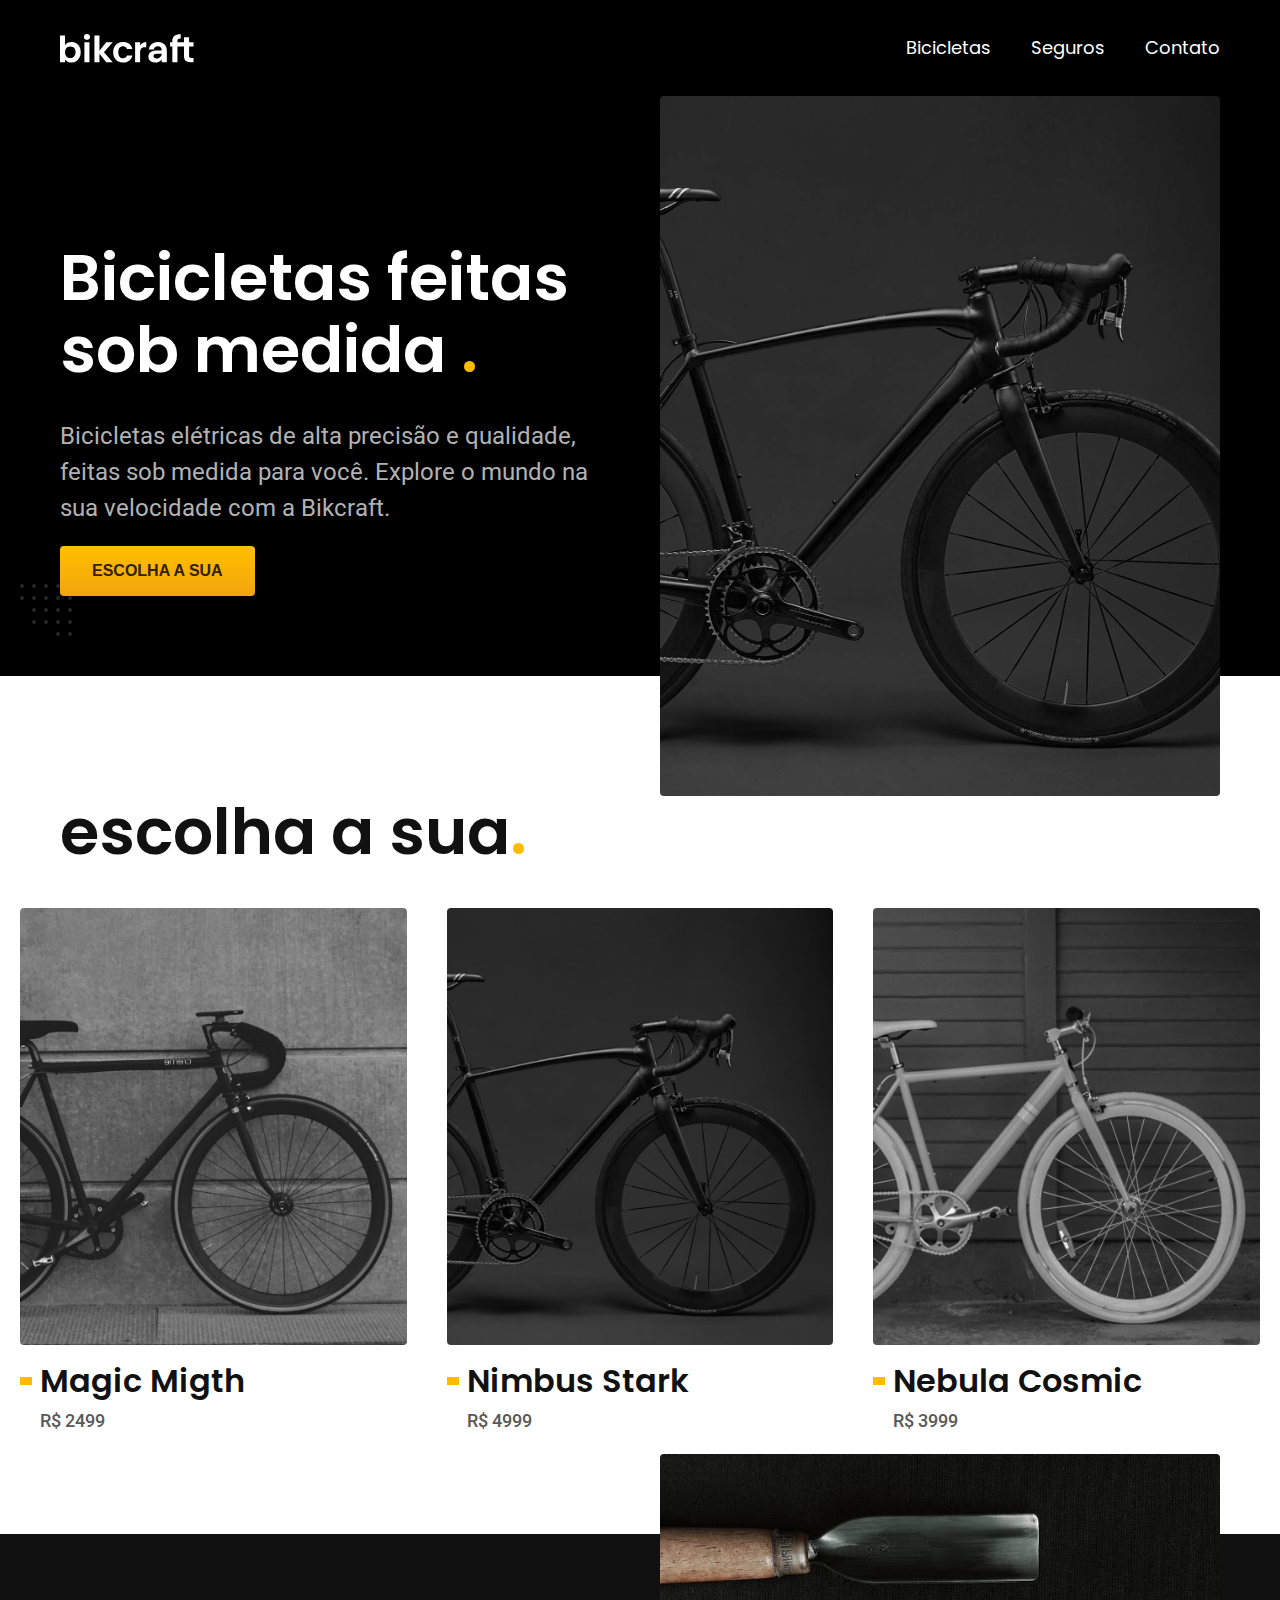
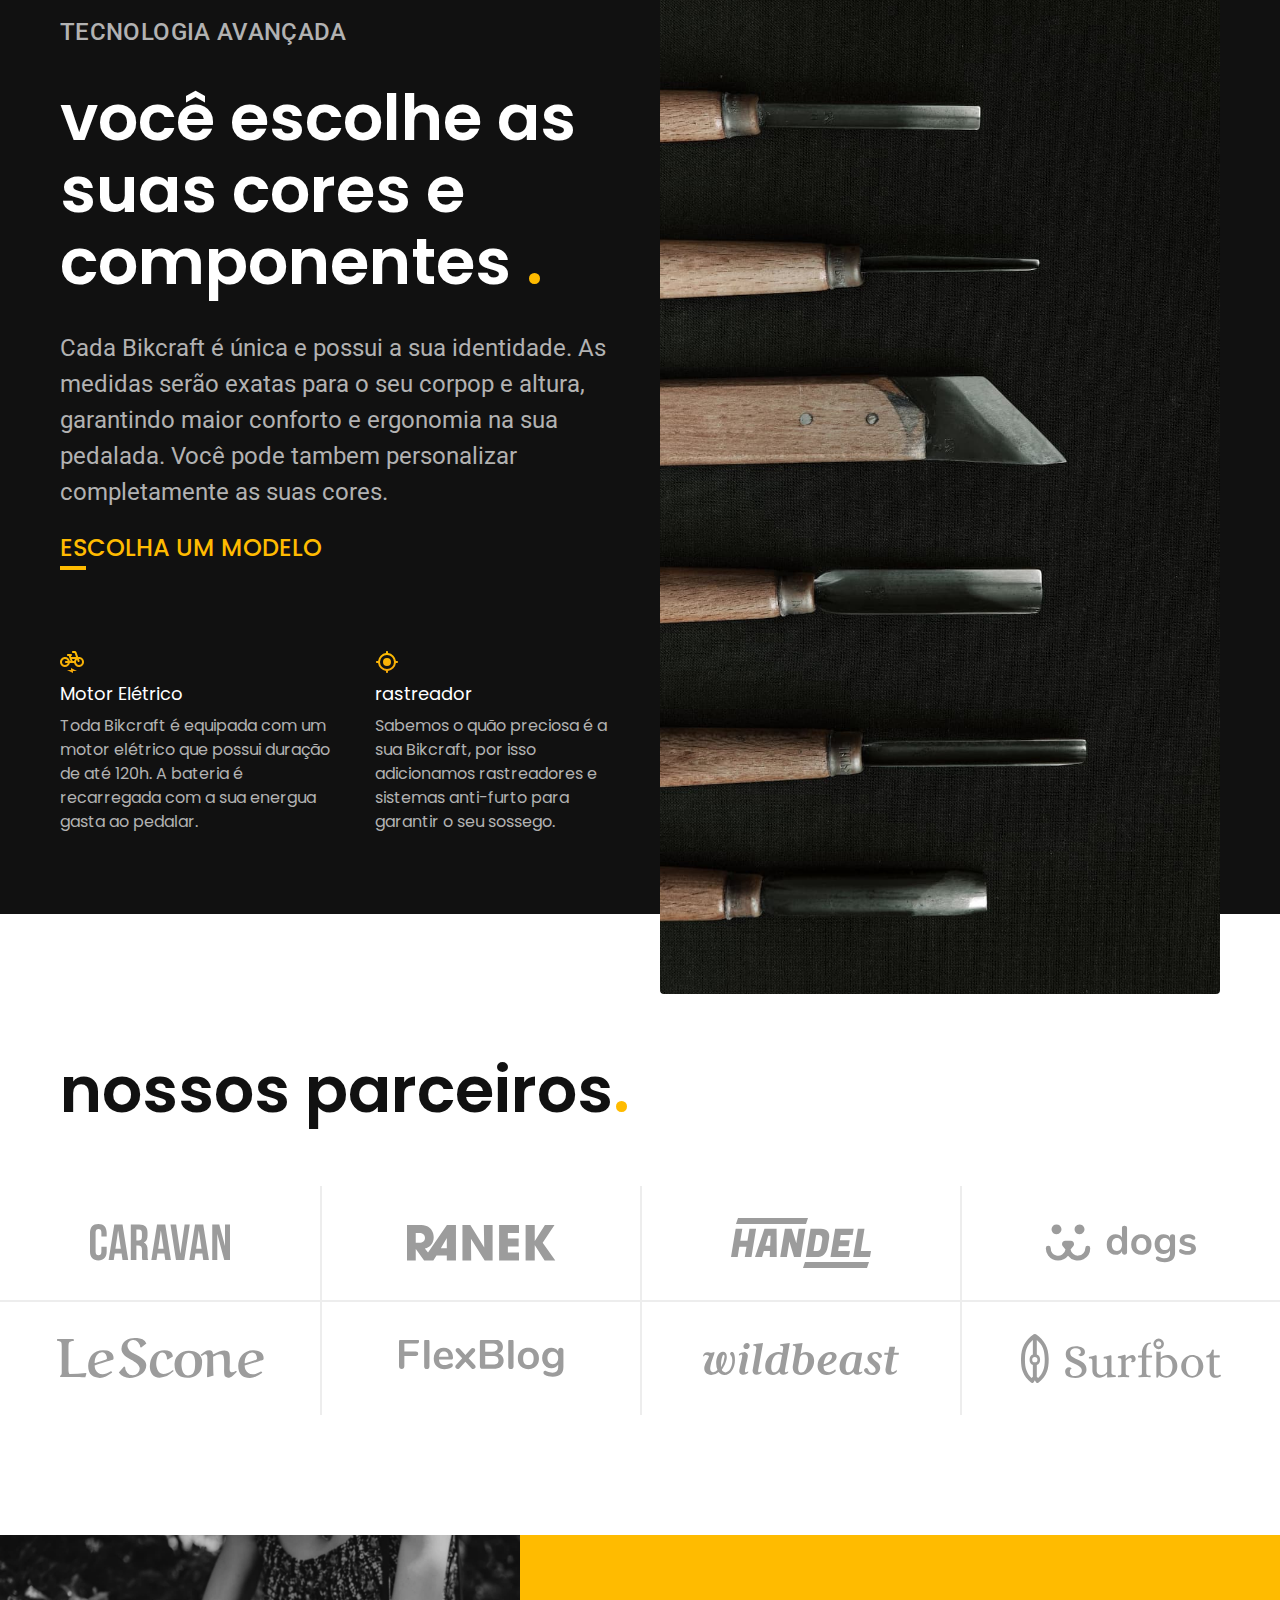
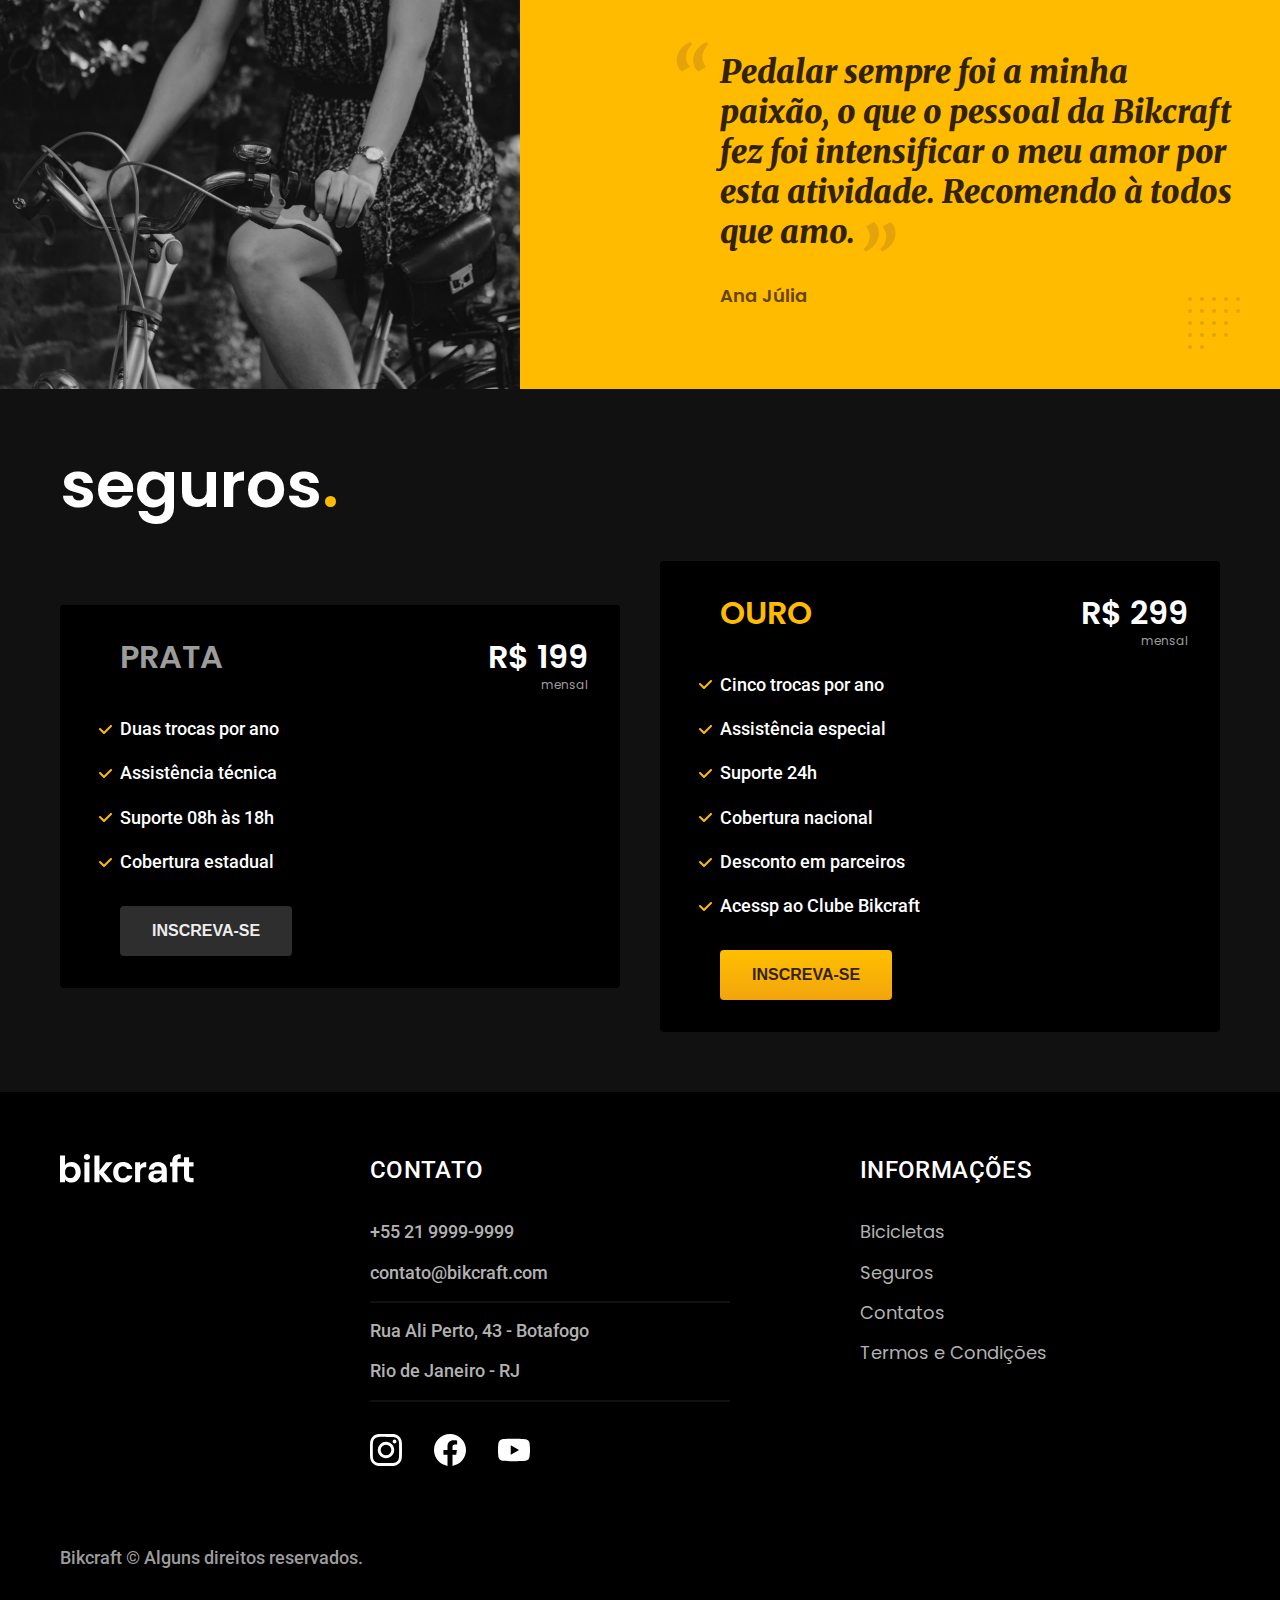
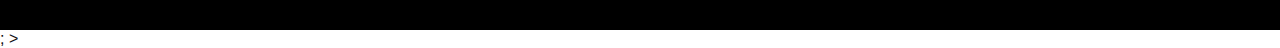
<file: index.html>
<!DOCTYPE html>
<html lang="pt-br">

<head>
  <meta charset="UTF-8">
  <meta http-equiv="X-UA-Compatible" content="IE=edge">
  <meta name="viewport" content="width=device-width, initial-scale=1.0">
  <title>Bikcraft - Bicicletas Elétricas</title>
  <meta name="description" content="Bicicletas elétricas de alta precisão e qualidade, feitas sob medida para você. Explore o mundo na sua velocidade com a Bikcraft.">
  <link rel="preload" href="./css/style.css" as="style">
  <link rel="stylesheet" href="./css/style.css">
  <link rel="icon" type="img/png" href="img/favicon.png">
  <link rel="preconnect" href="https://fonts.googleapis.com">
  <link rel="preconnect" href="https://fonts.gstatic.com" crossorigin>
  <link href="https://fonts.googleapis.com/css2?family=Merriweather:ital,wght@1,900&family=Poppins:wght@400;600&family=Roboto:wght@400;500&display=swap" rel="stylesheet">
  <script>document.documentElement.classList.add('js');</script>
</head>

<body>
  <header class="header-bg">
    <div class="header container">
      <a href="./">
        <img src="./img/bikcraft.svg" width="136" heigth="32" alt="Bikcraft">
      </a>
      <nav aria-label="primaria">
        <ul class="header-menu font-1-m cor-0">
          <li><a href="./bicicletas.html">Bicicletas</a></li>
          <li><a href="./seguros.html">Seguros</a></li>
          <li><a href="./contato.html">Contato</a></li>
        </ul>
      </nav>
    </div>
  </header>

  <main class="introducao-bg">
    <div class="introducao container">
      <div class="introducao-conteudo">
        <h1 class="font-1-xxl cor-0 fadeInDown" data-anime="200">Bicicletas feitas sob medida <span class="cor-p1">.</span></h1>
        <p class="font-2-l cor-5 fadeInDown" data-anime="400">Bicicletas elétricas de alta precisão e qualidade, feitas sob medida para você. Explore o mundo na sua velocidade com a Bikcraft.
        </p>
        <a class="botao fadeInDown" fadeInDown data-anime="600" href="./bicicletas.html">Escolha a sua</a>
      </div>
      <picture data-anime="800" class="fadeInUp">
        <source media="(max-width:800)" srcset="./img/bicicletas/nimbus.jpg">
        <img src="./img/fotos/introducao.jpg" width="1280" heigth="1600" alt="Bicicleta elétrica preta">
      </picture>
    </div>
  </main>
  <article class="bicicletas-lista">
    <h2 class="container font-1-xxl">escolha a sua<span class="cor-p1">.</span></h2>
    <ul>
      <li>
        <a href="./bicicletas/magic.html">
          <img src="./img/bicicletas/magic-home.jpg" width="920" heigth="1040" alt="bicicleta Preta">
          <h3 class="font-1-xl">Magic Migth</h3>
          <span class="font-2-m cor-8">R$ 2499</span>
        </a>
      </li>
      <li>
        <a href="./bicicletas/nimbus.html">
          <img src="./img/bicicletas/nimbus-home.jpg" width="920" heigth="1040" alt="bicicleta Preta">
          <h3 class="font-1-xl">Nimbus Stark</h3>
          <span class="font-2-m cor-8">R$ 4999</span>
        </a>
      </li>
      <li>
        <a href="./bicicletas/nebula.html">
          <img src="./img/bicicletas/nebula-home.jpg" alt="bicicleta Preta">
          <h3 class="font-1-xl">Nebula Cosmic</h3>
          <span class="font-2-m cor-8">R$ 3999</span>
        </a>
      </li>
    </ul>
  </article>

  <article class="tecnologia-bg">
    <div class="tecnologia container">
      <div class="tecnologia-conteudo">
        <span class="font-2-l-b cor-5">Tecnologia Avançada</span>
        <h2 class="font-1-xxl cor-0">você escolhe as suas cores e componentes <span class="cor-p1">.</span></h2>
        <p class="font-2-l cor-5">Cada Bikcraft é única e possui a sua identidade. As medidas serão exatas para o seu corpop e altura, garantindo maior conforto e ergonomia na sua pedalada. Você pode tambem personalizar completamente as suas cores.</p>
        <a class="link" href="./bicicletas.html"> Escolha um modelo </a>
        <div class="tecnologia-vantagens">
          <div>
            <img src="./img/icones/eletrica.svg" width="24" heigth="24" alt="">
            <h3 class="font-1-m cor-0">Motor Elétrico</h3>
            <p class="font-1-s cor-5">Toda Bikcraft é equipada com um motor elétrico que possui duração de até 120h. A bateria é recarregada com a sua energua gasta ao pedalar.</p>
          </div>
          <div>
            <img src="./img/icones/rastreador.svg" width="24" heigth="24" alt="">
            <h3 class="font-1-m cor-0">rastreador</h3>
            <p class="font-1-s cor-5">Sabemos o quão preciosa é a sua Bikcraft, por isso adicionamos rastreadores e sistemas anti-furto para garantir o seu sossego.</p>
          </div>
        </div>
      </div>
      <div class="tecnologia-imagem">
        <img src="./img/fotos/tecnologia.jpg" width="1200" heigth="1920" alt="">
      </div>
    </div>
  </article>

  <section class="parceiros" aria-label="Nossos Parceiros">
    <h2 class="container font-1-xxl">nossos parceiros<span class="cor-p1">.</span></h2>
    <ul>
      <li> <img src="./img/parceiros/caravan.svg" width="140" heigth="38" alt="caravan"></li>
      <li> <img src="./img/parceiros/ranek.svg" width="149" heigth="36" alt="raned"></li>
      <li> <img src="./img/parceiros/handel.svg" width="140" heigth="50" alt="handel"></li>
      <li> <img src="./img/parceiros/dogs.svg" width="152" heigth="39" alt="dogs"></li>
      <li> <img src="./img/parceiros/lescone.svg" width="208" heigth="41" alt="lescone"></li>
      <li> <img src="./img/parceiros/flexblog.svg" width="165" heigth="38" alt="flexblog"></li>
      <li> <img src="./img/parceiros/wildbeast.svg" width="196" heigth="34" alt="wildbeast"></li>
      <li> <img src="./img/parceiros/surfbot.svg" width="200" heigth="49" alt="surfbot"></li>
    </ul>
  </section>

  <section class="depoimento" arial-label+="Depoimento">
    <div>
      <img src="./img/fotos/depoimento.jpg" width="1560" heigth="1360" alt="Pessoa pedalando uma bicicleta Bikcraft">
    </div>
    <div class="depoimento-conteudo">
      <blockquote class="font-1-xl cor-p5">
        <p>Pedalar sempre foi a minha paixão, o que o pessoal da Bikcraft fez foi intensificar o meu amor por esta atividade.
          Recomendo à todos que amo.</p>
      </blockquote>
      <span class="font-1-m-b cor-p4">Ana Júlia</span>
    </div>
  </section>

  <article class="seguros-bg">
    <div class="seguros container">
      <h2 class="font-1-xxl cor-0">seguros<span class="cor-p1">.</span></h2>
      <div class="seguros-item">
        <h3 class="font-1-xl cor-6">PRATA</h3>
        <span class="font-1-xl cor-0">R$ 199 <span class="font-1-xs cor-6">mensal</span></span>
        <ul class="font-2-m cor-0">
          <li>Duas trocas por ano</li>
          <li>Assistência técnica</li>
          <li>Suporte 08h às 18h</li>
          <li>Cobertura estadual</li>
        </ul>
        <a class="botao secundario" href="./orcamento.html">Inscreva-se</a>
      </div>

      <div class="seguros-item">
        <h3 class="font-1-xl cor-p1">OURO</h3>
        <span class="font-1-xl cor-0">R$ 299 <span class="font-1-xs cor-6">mensal</span></span>
        <ul class="font-2-m cor-0">
          <li>Cinco trocas por ano</li>
          <li>Assistência especial</li>
          <li>Suporte 24h</li>
          <li>Cobertura nacional</li>
          <li>Desconto em parceiros</li>
          <li>Acessp ao Clube Bikcraft</li>
        </ul>
        <a class="botao" href="./orcamento.html">Inscreva-se</a>
      </div>
    </div>
  </article>

  <footer class="footer-bg">
    <div class="footer container">
      <img src="./img/bikcraft.svg" width="136" heigth="32" alt="Bikcraft">
      <div class="footer-contato">
        <h3 class="font-2-l-b cor-0">Contato</h3>
        <ul class="font-2-m cor-5">
          <li><a href="tel:+552199999999">+55 21 9999-9999</a></li>
          <li><a href="mailto:contato@bikcraft.com">contato@bikcraft.com</a></li>
          <li>Rua Ali Perto, 43 - Botafogo</li>
          <li>Rio de Janeiro - RJ</li>
        </ul>
        <div class="footer-redes">
          <a href="./">
            <img src="./img/redes/instagram.svg" width="32" heigth="32" alt="Instagram">
          </a>
          <a href="./">
            <img src="./img/redes/facebook.svg" width="32" heigth="32" alt="Facebook">
          </a>
          <a href="./">
            <img src="./img/redes/youtube.svg" width="32" heigth="32" alt="Youtube">
          </a>
        </div>
      </div>
      <div class="footer-informacoes">
        <h3 class="font-2-l-b cor-0">Informações</h3>
        <nav>
          <ul class="font-1-m cor-5">
            <li><a href="./bicicletas.html">Bicicletas</a></li>
            <li><a href="./seguros.html">Seguros</a></li>
            <li><a href="./contato.html">Contatos</a></li>
            <li><a href="./termos.html">Termos e Condições</a></li>
          </ul>
        </nav>
      </div>
      <p class="footer-copy font-2-m cor-6">Bikcraft © Alguns direitos reservados.</p>
    </div>
  </footer>
  <script src="./js/plugins/simple-anime.js"></script>;
  <script src="./js/script.js"></script>
</body>>

</html>
</file>
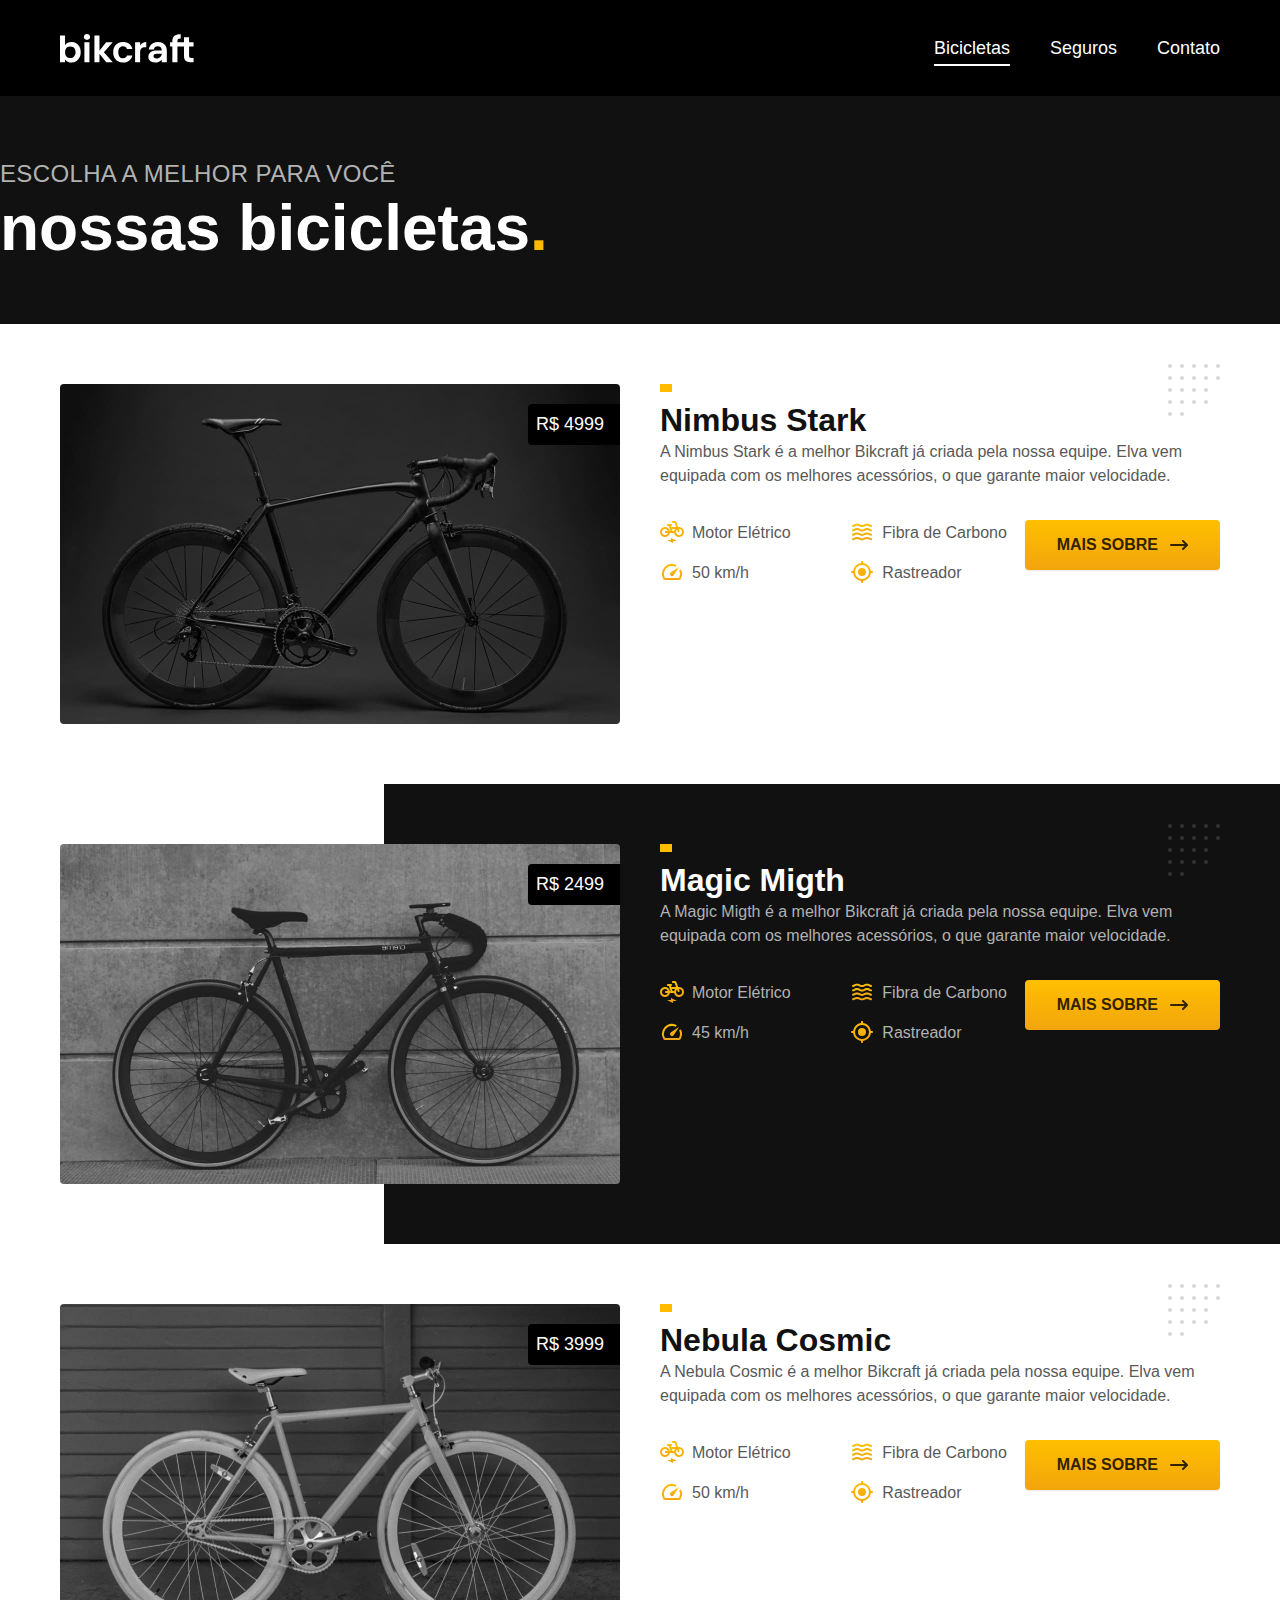
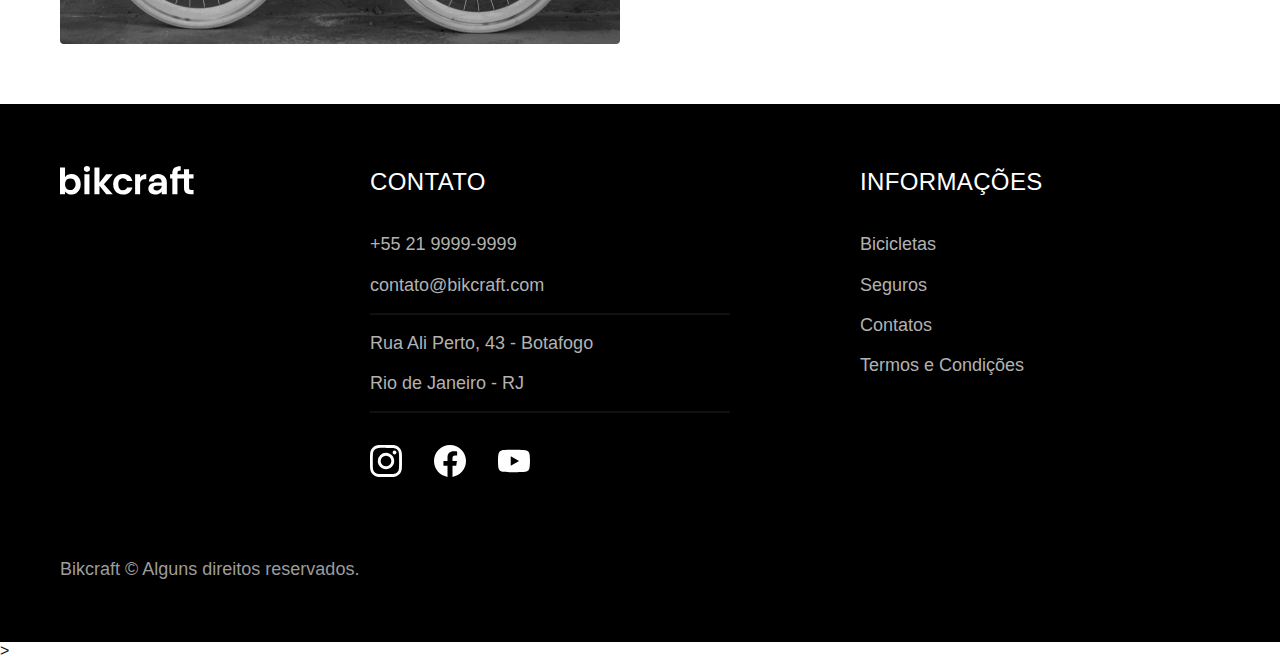
<file: bicicletas.html>
<!DOCTYPE html>
<html lang="pt-br">

<head>
  <meta charset="UTF-8">
  <meta http-equiv="X-UA-Compatible" content="IE=edge">
  <meta name="viewport" content="width=device-width, initial-scale=1.0">
  <title>Bicicletas</title>
  <meta name="description" content="Bicicletas.">
  <link rel="icon" type="img/png" href="img/favicon.png">
  <link rel="preload" href="./css/style.css" as="style">
  <link rel="stylesheet" href="./css/style.css">
  <script>document.documentElement.classList.add('js');</script>
</head>

<body id="bicicletas">
  <header class="header-bg">
    <div class="header container">
      <a href="./">
        <img src="./img/bikcraft.svg" alt="Bikcraft">
      </a>
      <nav aria-label="primaria">
        <ul class="header-menu font-1-m cor-0">
          <li><a href="./bicicletas.html">Bicicletas</a></li>
          <li><a href="./seguros.html">Seguros</a></li>
          <li><a href="./contato.html">Contato</a></li>
        </ul>
      </nav>
    </div>
  </header>

  <main>
    <div class="titulo-bg">
      <div class="titulo-container">
        <p class="font-2-l-b cor-5">Escolha a melhor para você</p>
        <h1 class="font-1-xxl cor-0">nossas bicicletas<span class="cor-p1">.</span></h1>
      </div>
    </div>

    <div class="bicicletas container">
      <div class="bicicletas-imagem">
        <img src="./img/bicicletas/nimbus.jpg" alt="Bicicleta preta">
        <span class="font-2-m cor-0">R$ 4999</span>
      </div>
      <div class="bicicletas-conteudo">
        <h2 class="font-1-xl">Nimbus Stark</h2>
        <p class="font-2-s cor-8">A Nimbus Stark é a melhor Bikcraft já criada pela nossa equipe. Elva vem equipada com os melhores acessórios, o que garante maior velocidade.</p>
        <ul class="font-1-m cor-8">
          <li>
            <img src="./img/icones/eletrica.svg" alt="">
            Motor Elétrico
          </li>
          <li>
            <img src="./img/icones/carbono.svg" alt="">
            Fibra de Carbono
          </li>
          <li>
            <img src="./img/icones/velocidade.svg" alt="">
            50 km/h
          </li>
          <li>
            <img src="./img/icones/rastreador.svg" alt="">
            Rastreador
          </li>
        </ul>
        <a class="botao seta" href="./bicicletas/nimbus.html">Mais Sobre</a>
      </div>
    </div>

    <div class="bicicletas-bg">
      <div class="bicicletas container">
        <div class="bicicletas-imagem">
          <img src="./img/bicicletas/magic.jpg" alt="Bicicleta preta">
          <span class="font-2-m cor-0">R$ 2499</span>
        </div>
        <div class="bicicletas-conteudo">
          <h2 class="font-1-xl cor-0">Magic Migth</h2>
          <p class="font-2-s cor-5">A Magic Migth é a melhor Bikcraft já criada pela nossa equipe. Elva vem equipada com os melhores acessórios, o que garante maior velocidade.</p>
          <ul class="font-1-m cor-5">
            <li>
              <img src="./img/icones/eletrica.svg" alt="">
              Motor Elétrico
            </li>
            <li>
              <img src="./img/icones/carbono.svg" alt="">
              Fibra de Carbono
            </li>
            <li>
              <img src="./img/icones/velocidade.svg" alt="">
              45 km/h
            </li>
            <li>
              <img src="./img/icones/rastreador.svg" alt="">
              Rastreador
            </li>
          </ul>
          <a class="botao seta" href="./bicicletas/magic.html">Mais Sobre</a>
        </div>
      </div>
    </div>

    <div class="bicicletas container">
      <div class="bicicletas-imagem">
        <img src="./img/bicicletas/nebula.jpg" alt="Bicicleta preta">
        <span class="font-2-m cor-0">R$ 3999</span>
      </div>
      <div class="bicicletas-conteudo">
        <h2 class="font-1-xl">Nebula Cosmic</h2>
        <p class="font-2-s cor-8">A Nebula Cosmic é a melhor Bikcraft já criada pela nossa equipe. Elva vem equipada com os melhores acessórios, o que garante maior velocidade.</p>
        <ul class="font-1-m cor-8">
          <li>
            <img src="./img/icones/eletrica.svg" alt="">
            Motor Elétrico
          </li>
          <li>
            <img src="./img/icones/carbono.svg" alt="">
            Fibra de Carbono
          </li>
          <li>
            <img src="./img/icones/velocidade.svg" alt="">
            50 km/h
          </li>
          <li>
            <img src="./img/icones/rastreador.svg" alt="">
            Rastreador
          </li>
        </ul>
        <a class="botao seta" href="./bicicletas/nebula.html">Mais Sobre</a>
      </div>
    </div>


  </main>

  <footer class="footer-bg">
    <div class="footer container">
      <img src="./img/bikcraft.svg" alt="Bikcraft">
      <div class="footer-contato">
        <h3 class="font-2-l-b cor-0">Contato</h3>
        <ul class="font-2-m cor-5">
          <li><a href="tel:+552199999999">+55 21 9999-9999</a></li>
          <li><a href="mailto:contato@bikcraft.com">contato@bikcraft.com</a></li>
          <li>Rua Ali Perto, 43 - Botafogo</li>
          <li>Rio de Janeiro - RJ</li>
        </ul>
        <div class="footer-redes">
          <a href="./">
            <img src="./img/redes/instagram.svg" alt="Instagram">
          </a>
          <a href="./">
            <img src="./img/redes/facebook.svg" alt="Facebook">
          </a>
          <a href="./">
            <img src="./img/redes/youtube.svg" alt="Youtube">
          </a>
        </div>
      </div>
      <div class="footer-informacoes">
        <h3 class="font-2-l-b cor-0">Informações</h3>
        <nav>
          <ul class="font-1-m cor-5">
            <li><a href="./bicicletas.html">Bicicletas</a></li>
            <li><a href="./seguros.html">Seguros</a></li>
            <li><a href="./contato.html">Contatos</a></li>
            <li><a href="./termos.html">Termos e Condições</a></li>
          </ul>
        </nav>
      </div>
      <p class="footer-copy font-2-m cor-6">Bikcraft © Alguns direitos reservados.</p>
    </div>
  </footer>
  <script src="./js/script.js"></script>
</body>>

</html>
</file>
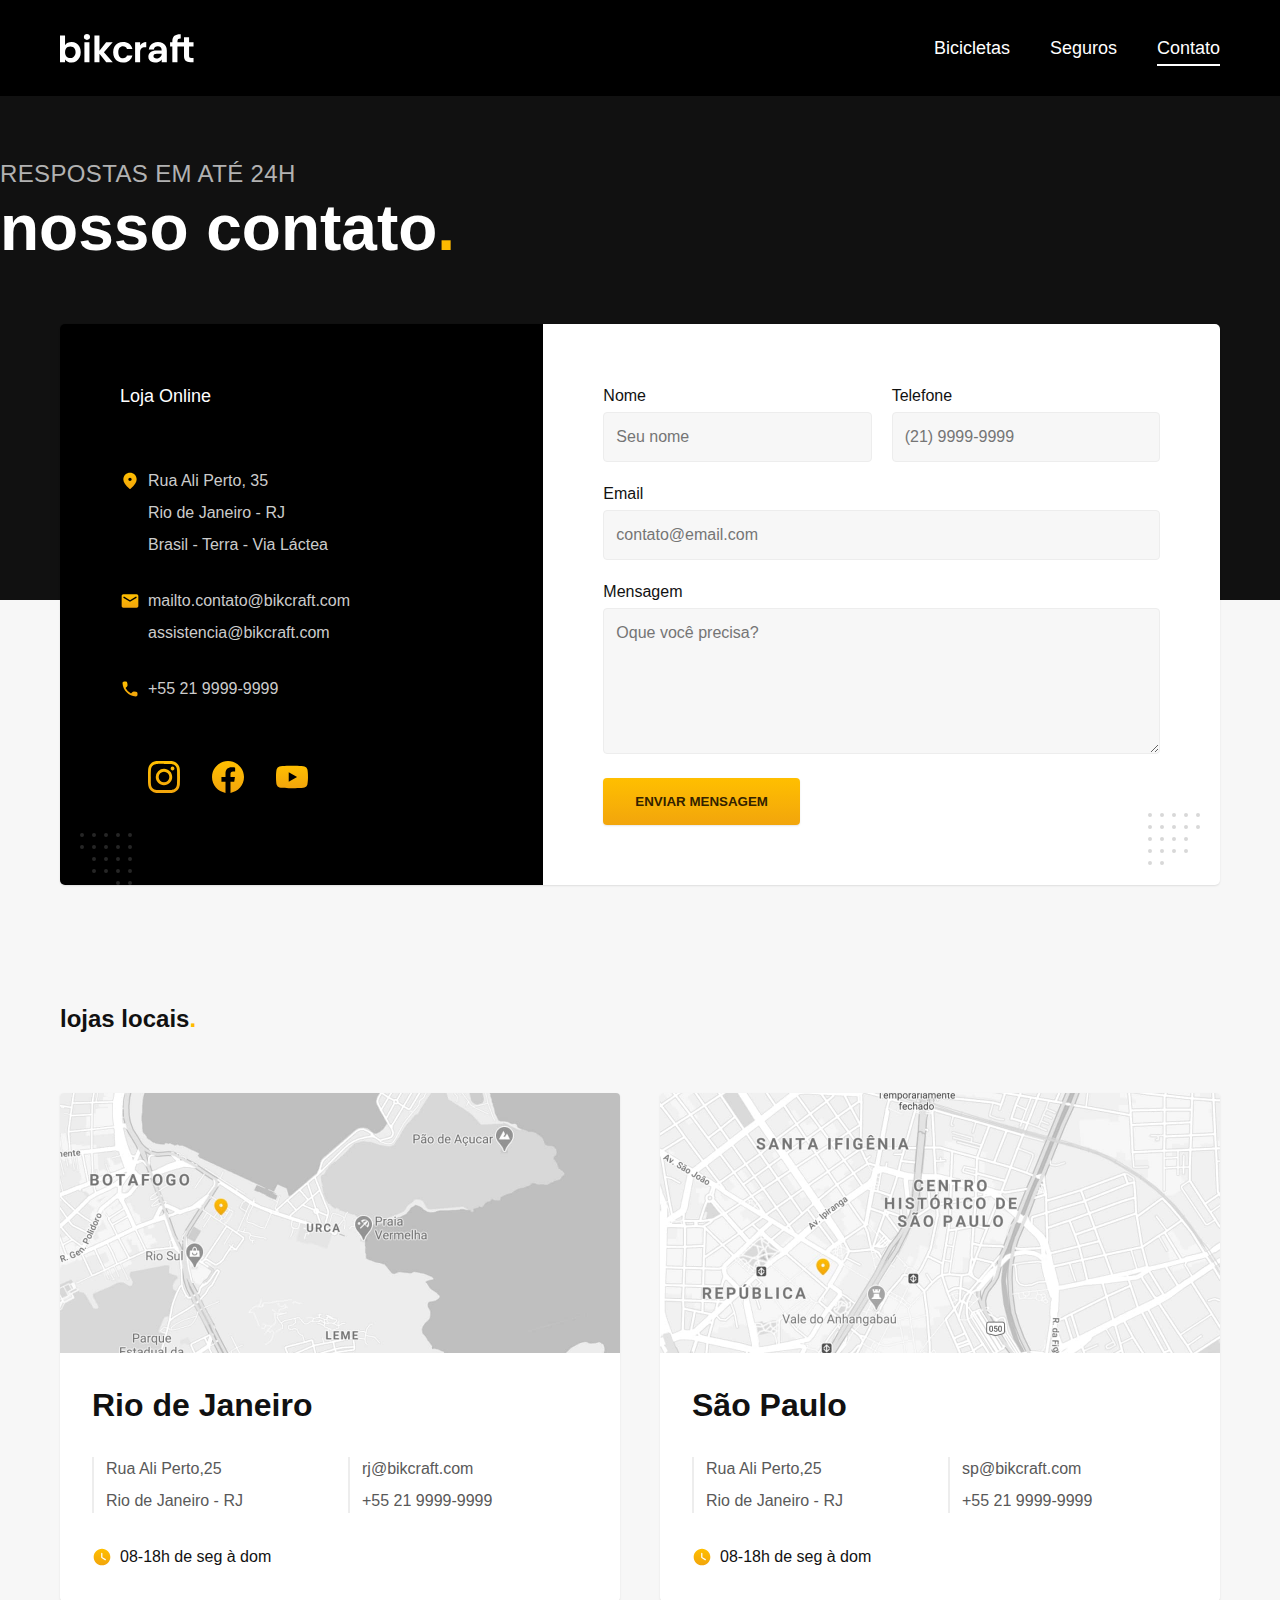
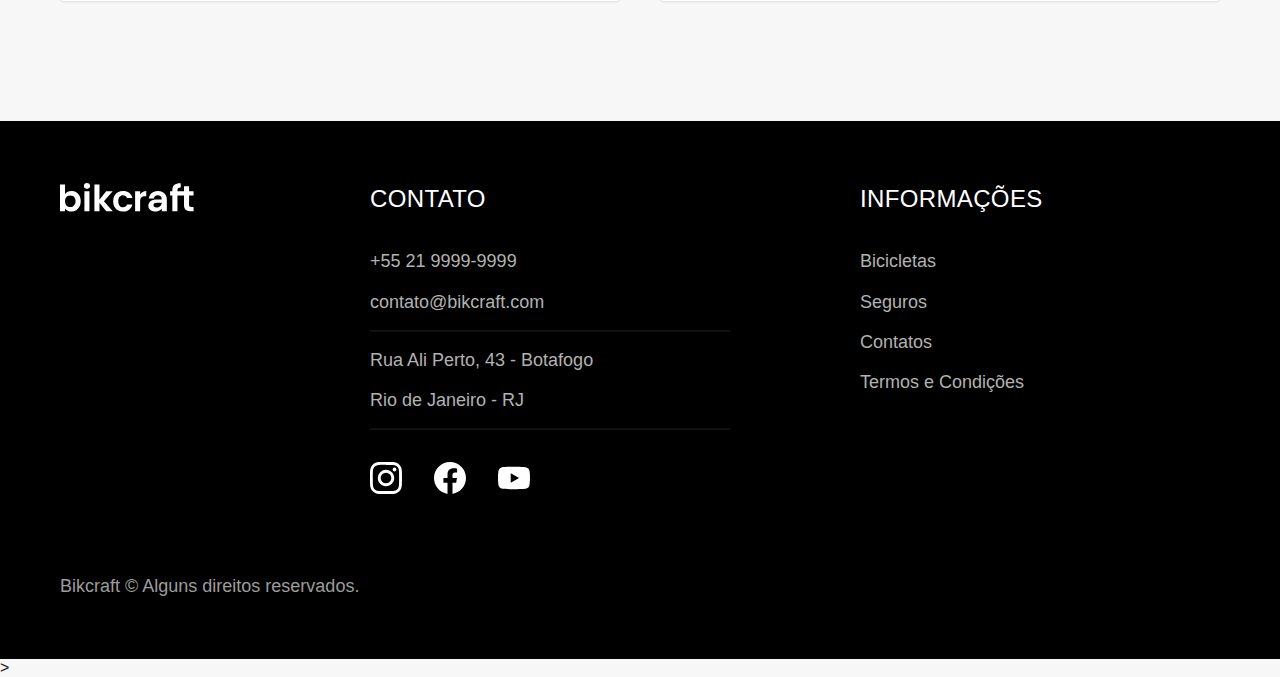
<file: contato.html>
<!DOCTYPE html>
<html lang="pt-br">

<head>
  <meta charset="UTF-8">
  <meta http-equiv="X-UA-Compatible" content="IE=edge">
  <meta name="viewport" content="width=device-width, initial-scale=1.0">
  <title>Contato | Bikcraft</title>
  <meta name="description" content="Contato.">
  <link rel="icon" type="img/png" href="img/favicon.png">
  <link rel="preload" href="./css/style.css" as="style">
  <link rel="stylesheet" href="./css/style.css">
  <script>document.documentElement.classList.add('js');</script>
</head>

<body id="contato">
  <header class="header-bg">
    <div class="header container">
      <a href="./">
        <img src="./img/bikcraft.svg" alt="Bikcraft">
      </a>
      <nav aria-label="primaria">
        <ul class="header-menu font-1-m cor-0">
          <li><a href="./bicicletas.html">Bicicletas</a></li>
          <li><a href="./seguros.html">Seguros</a></li>
          <li><a href="./contato.html">Contato</a></li>
        </ul>
      </nav>
    </div>
  </header>

  <main>
    <div class="titulo-bg">
      <div class="titulo-container">
        <p class="font-2-l-b cor-5">Respostas em até 24h</p>
        <h1 class="font-1-xxl cor-0">nosso contato<span class="cor-p1">.</span></h1>
      </div>
    </div>

    <div class="contato container">
      <section class="contato-dados" aria-label="Endereço">
        <h2 class="font-1-m cor-0">Loja Online</h2>
        <div class="contato-endereco font-2-s cor-4">
          <p>Rua Ali Perto, 35</p>
          <p>Rio de Janeiro - RJ</p>
          <p>Brasil - Terra - Via Láctea</p>
        </div>
        <address class="contato-meios font-2-s cor-4">
          <a href="mailto.contato@bikcraft.com">mailto.contato@bikcraft.com</a>
          <a href="assistencia@bikcraft.com">assistencia@bikcraft.com</a>
          <a href="tel:+552199999999">+55 21 9999-9999</a>
        </address>
        <div class="contato-redes">
          <a href="./">
            <img src="./img/redes/instagram-p.svg" alt="Instagram">
          </a>
          <a href="./">
            <img src="./img/redes/facebook-p.svg" alt="Facebook">
          </a>
          <a href="./">
            <img src="./img/redes/youtube-p.svg" alt="Youtube">
          </a>
        </div>
      </section>
      <section class="contato-formulario" aria-label="Formulario">
        <form class="form" action="./contato.html">
          <div>
            <label for="nome">Nome</label>
            <input type="text" id="nome" name="nome" placeholder="Seu nome">
          </div>
          <div>
            <label for="telefone">Telefone</label>
            <input type="text" id="telefone" name="telefone" placeholder="(21) 9999-9999">
          </div>
          <div class=col-2>
            <label for="email">Email</label>
            <input type="email" id="email" name="email" placeholder="contato@email.com">
          </div>
          <div class="col-2">
            <label for="mensagem">Mensagem</label>
            <textarea rows="5" id="mensagem" name="mensagem" placeholder="Oque você precisa?"></textarea>
          </div>
          <button class="botao col-2">Enviar Mensagem</button>
    </div>
    </form>
    </section>
    </div>
  </main>

  <article class="lojas container">
    <h2 class="font=1-xxl">lojas locais<span class="cor-p1">.</span></h2>
    <div class="lojas-item">
      <img src="./img/lojas/rj.jpg" alt="mapa marcando o endereço em Rua Ali Perto, 25 - Rio de Janeiro - RJ">
      <div class="lojas-conteudo">
        <h3 class="font-1-xl">Rio de Janeiro</h3>
        <div class="lojas-dados font-2-s cor-8">
          <p>Rua Ali Perto,25</p>
          <p>Rio de Janeiro - RJ</p>
        </div>
        <div class="lojas-dados font-2-s cor-8">
          <a href="mailto:rj@bikcraft.com">rj@bikcraft.com</a>
          <a href="tel:+552199999999">+55 21 9999-9999</a>
        </div>
        <p class="lojas-tempo font-1-s"><img src="./img/icones/horario.svg" alt="">08-18h de seg à dom</p>
      </div>
    </div>

    <div class="lojas-item">
      <img src="./img/lojas/sp.jpg" alt="mapa marcando o endereço em Rua Ali Perto, 25 - São paulo - SP">
      <div class="lojas-conteudo">
        <h3 class="font-1-xl">São Paulo</h3>
        <div class="lojas-dados font-2-s cor-8">
          <p>Rua Ali Perto,25</p>
          <p>Rio de Janeiro - RJ</p>
        </div>
        <div class="lojas-dados font-2-s cor-8">
          <a href="mailto:sp@bikcraft.com">sp@bikcraft.com</a>
          <a href="tel:+551199999999">+55 21 9999-9999</a>
        </div>
        <p class="lojas-tempo font-1-s"><img src="./img/icones/horario.svg" alt="">08-18h de seg à dom</p>
      </div>
    </div>


  </article>

  <footer class="footer-bg">
    <div class="footer container">
      <img src="./img/bikcraft.svg" alt="Bikcraft">
      <div class="footer-contato">
        <h3 class="font-2-l-b cor-0">Contato</h3>
        <ul class="font-2-m cor-5">
          <li><a href="tel:+552199999999">+55 21 9999-9999</a></li>
          <li><a href="mailto:contato@bikcraft.com">contato@bikcraft.com</a></li>
          <li>Rua Ali Perto, 43 - Botafogo</li>
          <li>Rio de Janeiro - RJ</li>
        </ul>
        <div class="footer-redes">
          <a href="./">
            <img src="./img/redes/instagram.svg" alt="Instagram">
          </a>
          <a href="./">
            <img src="./img/redes/facebook.svg" alt="Facebook">
          </a>
          <a href="./">
            <img src="./img/redes/youtube.svg" alt="Youtube">
          </a>
        </div>
      </div>
      <div class="footer-informacoes">
        <h3 class="font-2-l-b cor-0">Informações</h3>
        <nav>
          <ul class="font-1-m cor-5">
            <li><a href="./bicicletas.html">Bicicletas</a></li>
            <li><a href="./seguros.html">Seguros</a></li>
            <li><a href="./contato.html">Contatos</a></li>
            <li><a href="./termos.html">Termos e Condições</a></li>
          </ul>
        </nav>
      </div>
      <p class="footer-copy font-2-m cor-6">Bikcraft © Alguns direitos reservados.</p>
    </div>
  </footer>
  <script src="./js/script.js"></script>
</body>>

</html>
</file>
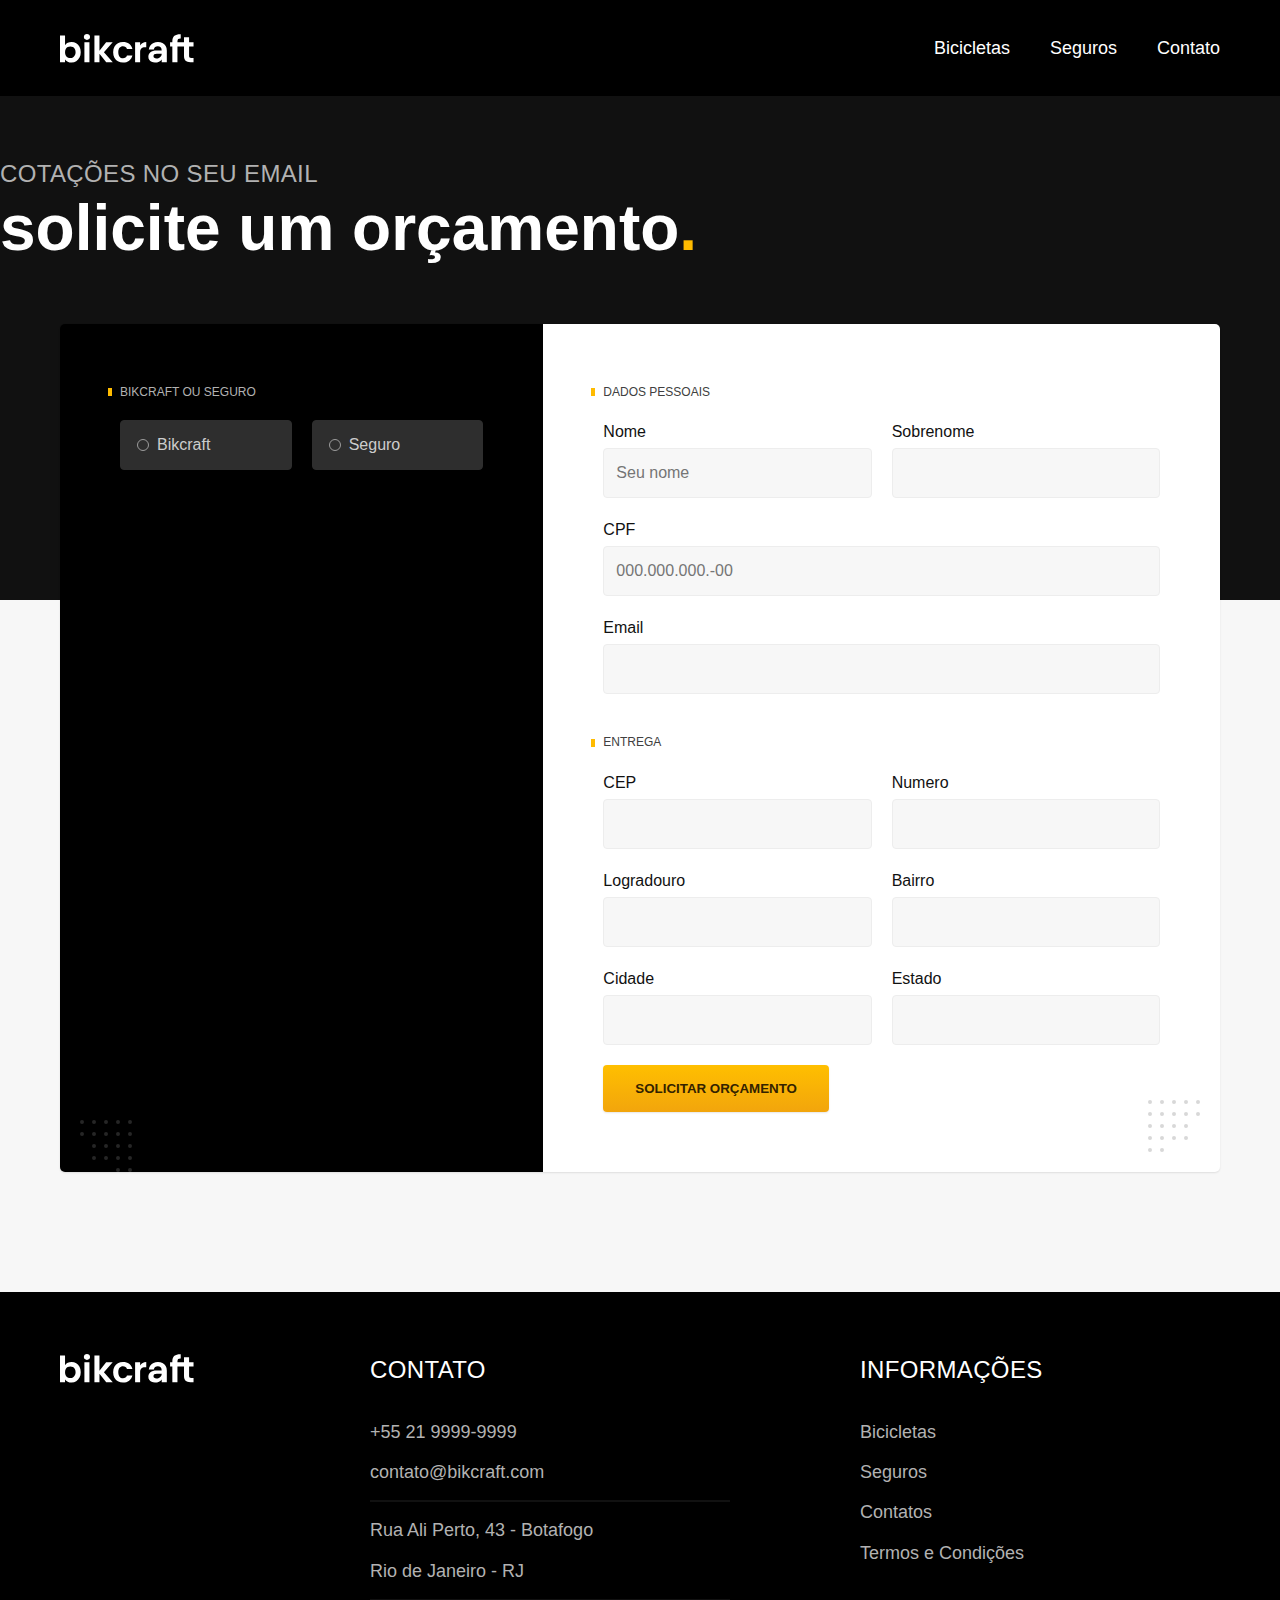
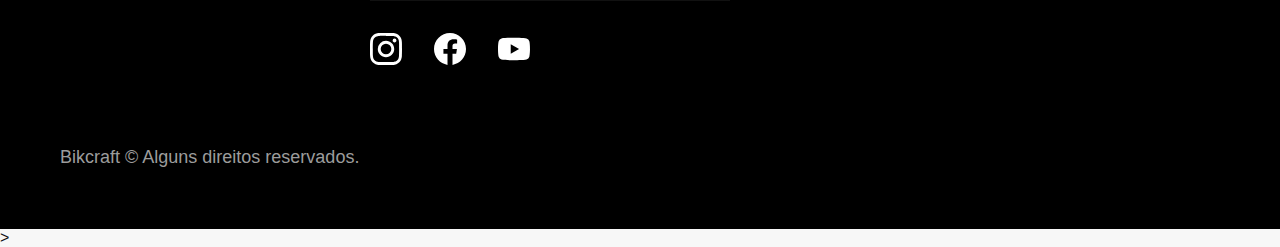
<file: orcamento.html>
<!DOCTYPE html>
<html lang="pt-br">

<head>
  <meta charset="UTF-8">
  <meta http-equiv="X-UA-Compatible" content="IE=edge">
  <meta name="viewport" content="width=device-width, initial-scale=1.0">
  <title>Orçamento</title>
  <meta name="description" content="Orçamento.">

  <link rel="preload" href="./css/style.css" as="style">
  <link rel="stylesheet" href="./css/style.css">
  <script>document.documentElement.classList.add('js');</script>
</head>

<body id="orcamento">
  <header class="header-bg">
    <div class="header container">
      <a href="./">
        <img src="./img/bikcraft.svg" alt="Bikcraft">
      </a>
      <nav aria-label="primaria">
        <ul class="header-menu font-1-m cor-0">
          <li><a href="./bicicletas.html">Bicicletas</a></li>
          <li><a href="./seguros.html">Seguros</a></li>
          <li><a href="./contato.html">Contato</a></li>
        </ul>
      </nav>
    </div>
  </header>

  <main>
    <div class="titulo-bg">
      <div class="titulo-container">
        <p class="font-2-l-b cor-5">Cotações no seu email</p>
        <h1 class="font-1-xxl cor-0">solicite um orçamento<span class="cor-p1">.</span></h1>
      </div>
    </div>

    <form class="orcamento container" action="./">
      <div class="orcamento-produto">
        <h2 class="font-1-xs cor-5">Bikcraft ou Seguro</h2>
        <input type="radio" name="tipo" value="bikcraft" id="bikcraft">
        <label for="bikcraft">Bikcraft</label>
        <input type="radio" name="tipo" value="seguro" id="seguro">
        <label for="seguro">Seguro</label>
        <div class="orcamento-conteudo" id="orcamento-bikcraft">
          <h2 class="font-1-xs cor-5">Escolha a sua</h2>

          <input type="radio" name="produto" value="nimbus" id="nimbus">
          <label for="nimbus">Nimbus Stark <span>R$4999</span></label>
          <div class="orcamento-detalhes">
            <ul class="font-1-xs cor-8">
              <li><img src="./img/icones/eletrica.svg"> Motor Elétrico</li>
              <li><img src="./img/icones/carbono.svg"> Fibra de Carbono</li>
              <li><img src="./img/icones/velocidade.svg"> 50 km/h</li>
              <li><img src="./img/icones/rastreador.svg"> Rastreador</li>
            </ul>
            <img src="./img/bicicletas/nimbus.jpg" alt="Bicicleta preta">
          </div>

          <input type="radio" name="produto" value="magic" id="magic">
          <label for="magic">Magic Might <span>R$2499</span></label>
          <div class="orcamento-detalhes">
            <ul class="font-1-xs cor-8">
              <li><img src="./img/icones/eletrica.svg"> Motor Elétrico</li>
              <li><img src="./img/icones/carbono.svg"> Fibra de Carbono</li>
              <li><img src="./img/icones/velocidade.svg"> 45 km/h</li>
              <li><img src="./img/icones/rastreador.svg"> Rastreador</li>
            </ul>
            <img src="./img/bicicletas/magic.jpg" alt="Bicicleta preta">
          </div>

          <input type="radio" name="produto" value="nebula" id="nebula">
          <label for="nebula">Nebula Cosmic <span>R$3999</span></label>
          <div class="orcamento-detalhes">
            <ul class="font-1-xs cor-8">
              <li><img src="./img/icones/eletrica.svg"> Motor Elétrico</li>
              <li><img src="./img/icones/carbono.svg"> Fibra de Carbono</li>
              <li><img src="./img/icones/velocidade.svg"> 50 km/h</li>
              <li><img src="./img/icones/rastreador.svg"> Rastreador</li>
            </ul>
            <img src="./img/bicicletas/nebula.jpg" alt="Bicicleta branca">
          </div>

        </div>
        <div class="orcamento-conteudo" id="orcamento-seguro">
          <h2 class="font-1-xs cor-5">Escolha o plano</h2>

          <input type="radio" name="produto" value="prata" id="prata">
          <label for="prata">Prata <span>R$199</span></label>

          <input type="radio" name="produto" value="ouro" id="ouro">
          <label for="ouro">Ouro <span>R$299</span></label>

        </div>
      </div>
      <div class="orcamento-dados form">
        <h2 class="font-1-xs cor-9 col-2">dados pessoais</h2>
        <div>
          <label for="nome">Nome</label>
          <input type="text" id="nome" name="nome" placeholder="Seu nome">
        </div>
        <div>
          <label for="sobrenome">Sobrenome</label>
          <input type="text" id="sobrenome" name="sobrenome">
        </div>
        <div class="col-2">
          <label for="cpf">CPF</label>
          <input type="text" id="cpf" name="cpf" placeholder="000.000.000.-00">
        </div>
        <div class="col-2">
          <label for="email">Email</label>
          <input type="email" id="email" name="email">
        </div>
        <h2 class="font-1-xs cor-9 col-2">entrega</h2>
        <div>
          <label for="cep">CEP</label>
          <input type="text" id="cep" name="cep">
        </div>
        <div>
          <label for="numero">Numero</label>
          <input type="text" id="numero" name="numero">
        </div>
        <div>
          <label for="logradouro">Logradouro</label>
          <input type="text" id="logradouro" name="logradouro">
        </div>
        <div>
          <label for="bairro">Bairro</label>
          <input type="text" id="bairro" name="bairro">
        </div>
        <div>
          <label for="cidade">Cidade</label>
          <input type="text" id="cidade" name="cidade">
        </div>
        <div>
          <label for="estado">Estado</label>
          <input type="text" id="estado" name="estado">
        </div>
        <button class="botao col-2">Solicitar Orçamento</button>
      </div>
    </form>
  </main>

  <footer class="footer-bg">
    <div class="footer container">
      <img src="./img/bikcraft.svg" alt="Bikcraft">
      <div class="footer-contato">
        <h3 class="font-2-l-b cor-0">Contato</h3>
        <ul class="font-2-m cor-5">
          <li><a href="tel:+552199999999">+55 21 9999-9999</a></li>
          <li><a href="mailto:contato@bikcraft.com">contato@bikcraft.com</a></li>
          <li>Rua Ali Perto, 43 - Botafogo</li>
          <li>Rio de Janeiro - RJ</li>
        </ul>
        <div class="footer-redes">
          <a href="./">
            <img src="./img/redes/instagram.svg" alt="Instagram">
          </a>
          <a href="./">
            <img src="./img/redes/facebook.svg" alt="Facebook">
          </a>
          <a href="./">
            <img src="./img/redes/youtube.svg" alt="Youtube">
          </a>
        </div>
      </div>
      <div class="footer-informacoes">
        <h3 class="font-2-l-b cor-0">Informações</h3>
        <nav>
          <ul class="font-1-m cor-5">
            <li><a href="./bicicletas.html">Bicicletas</a></li>
            <li><a href="./seguros.html">Seguros</a></li>
            <li><a href="./contato.html">Contatos</a></li>
            <li><a href="./termos.html">Termos e Condições</a></li>
          </ul>
        </nav>
      </div>
      <p class="footer-copy font-2-m cor-6">Bikcraft © Alguns direitos reservados.</p>
    </div>
  </footer>
  <script src="./js/script.js"></script>
</body>>

</html>
</file>
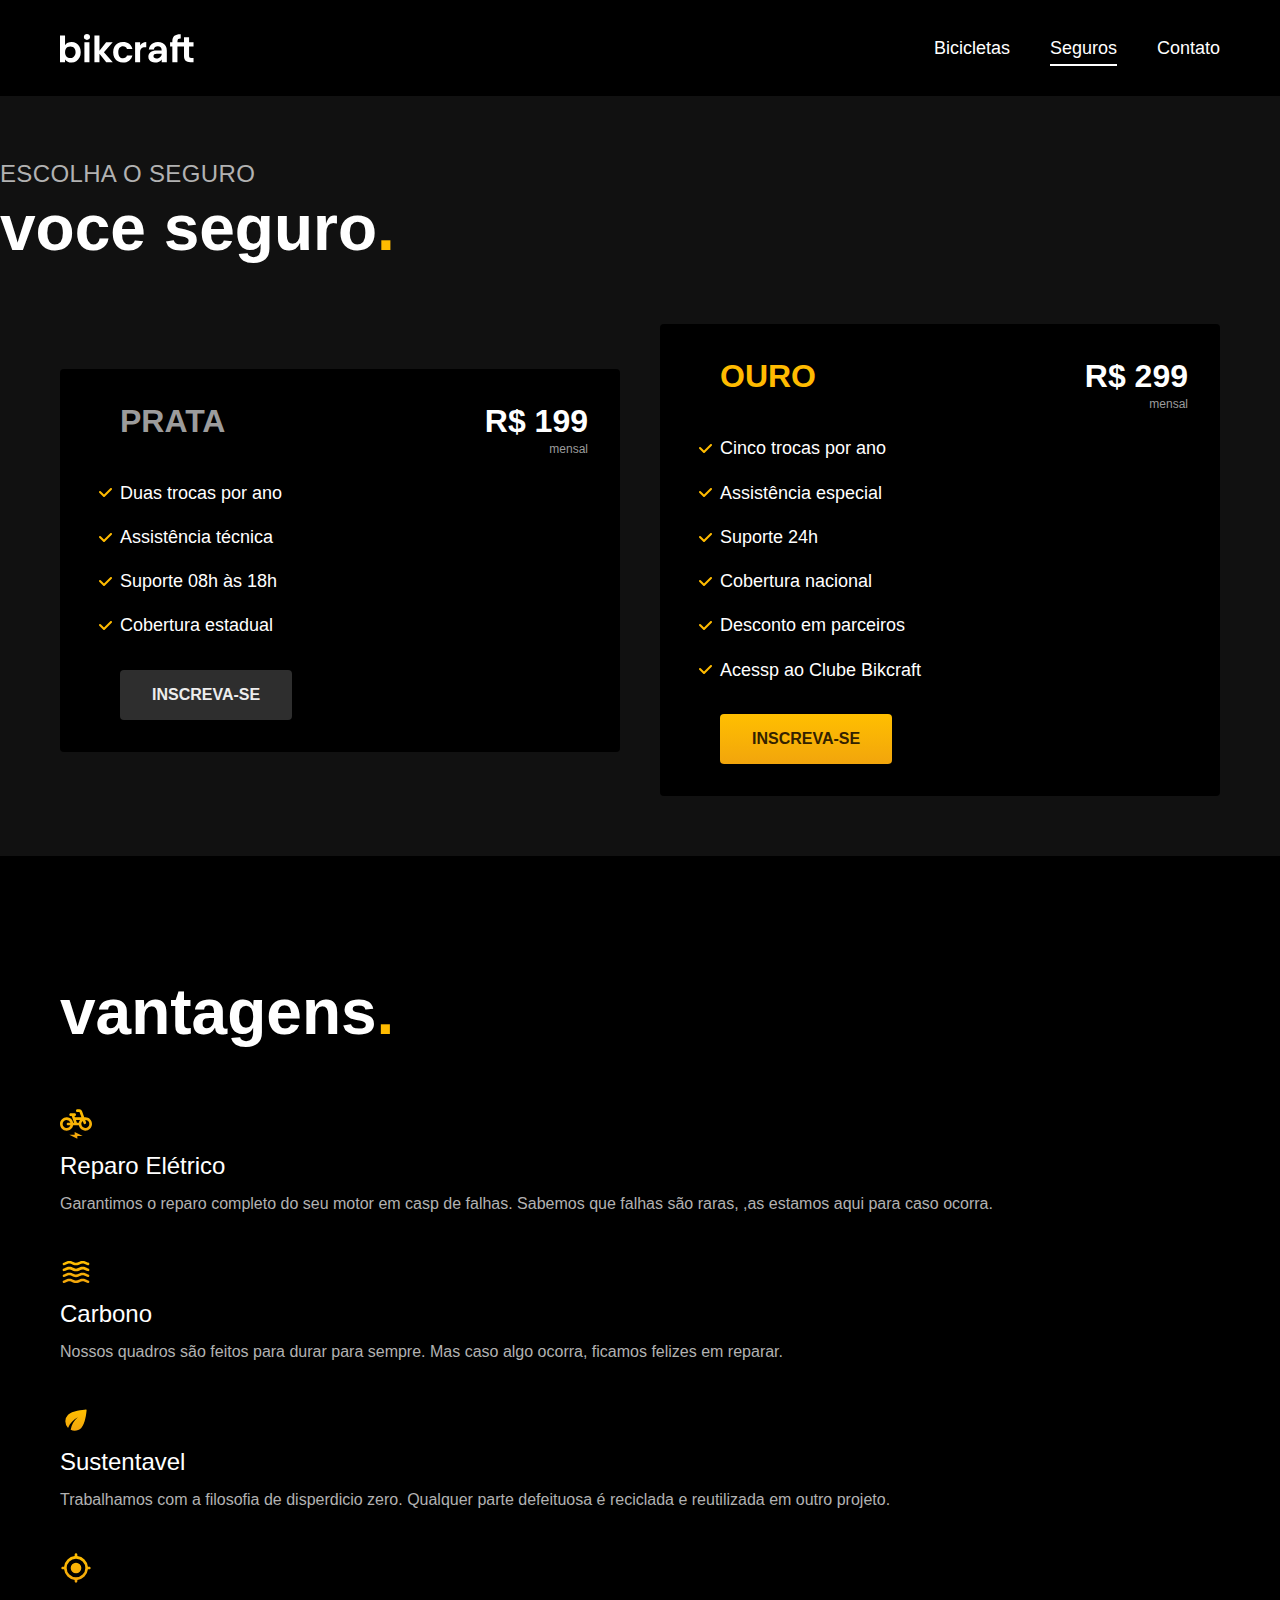
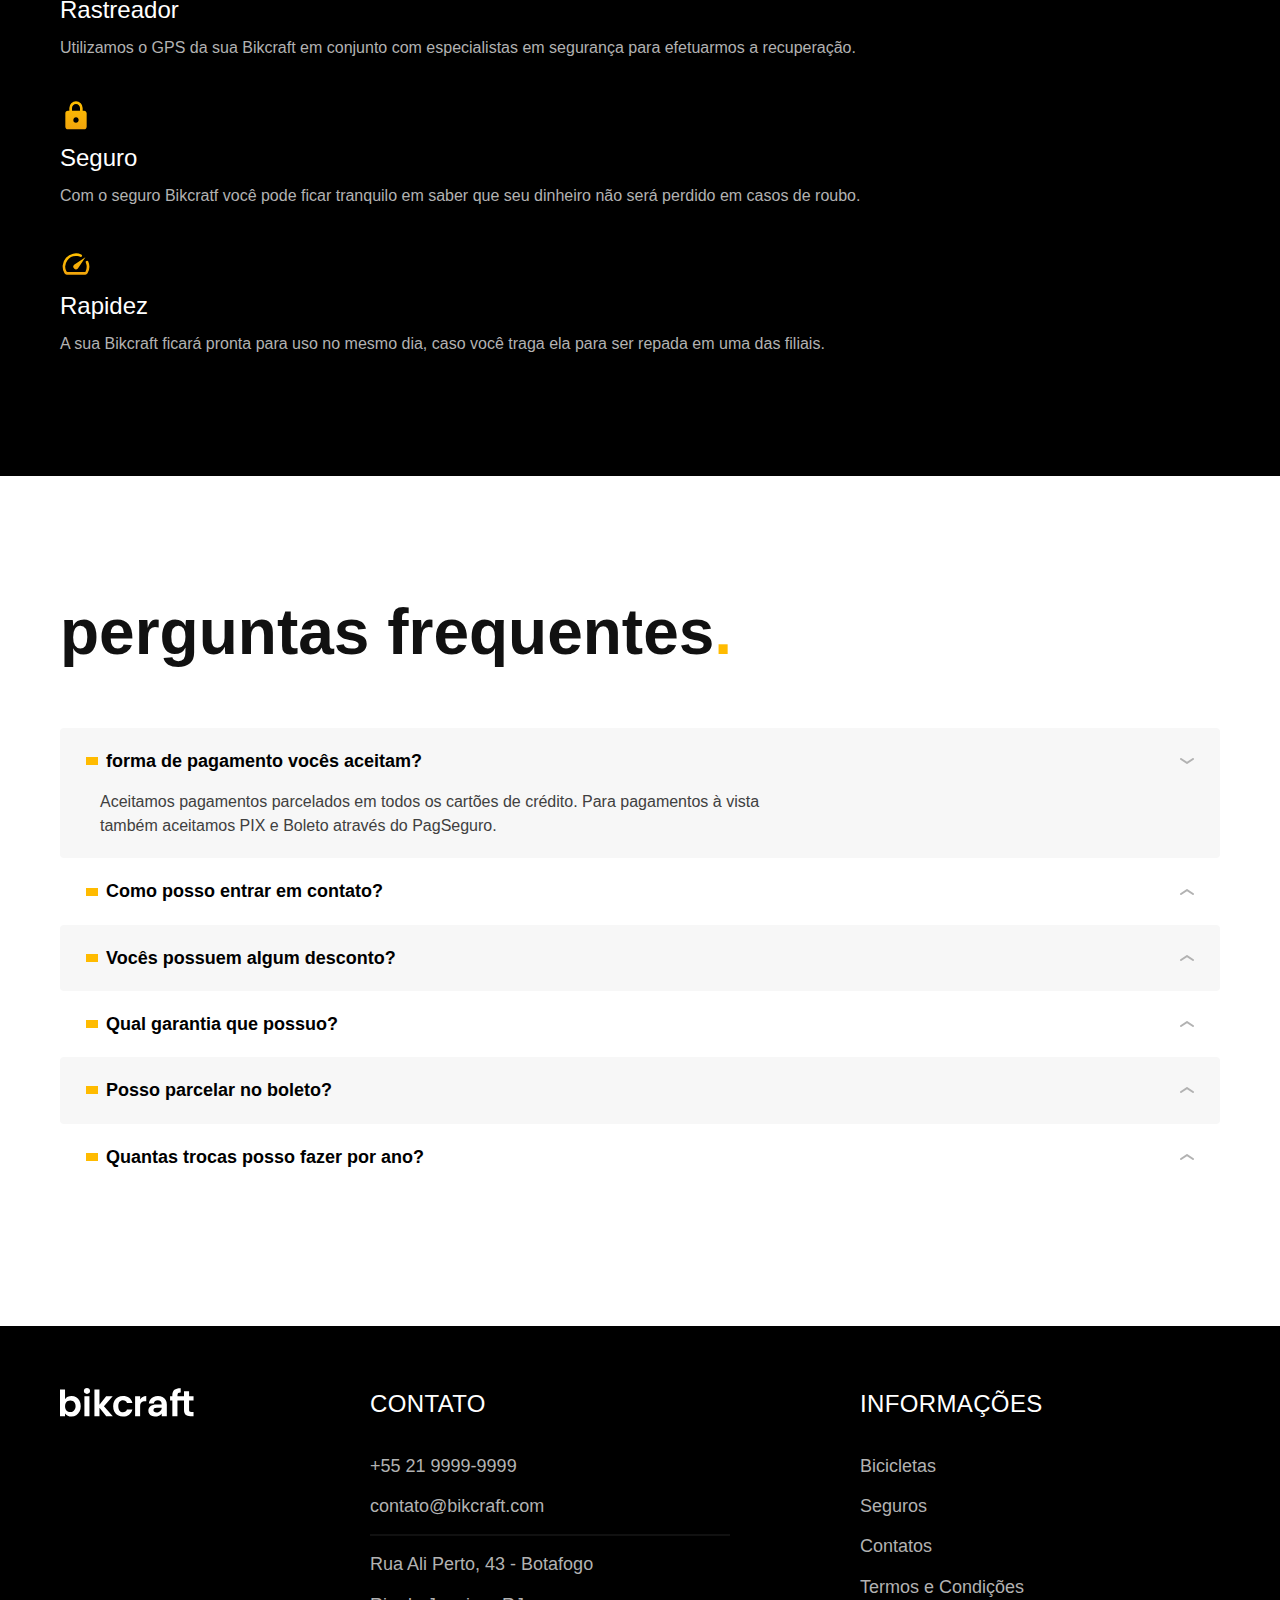
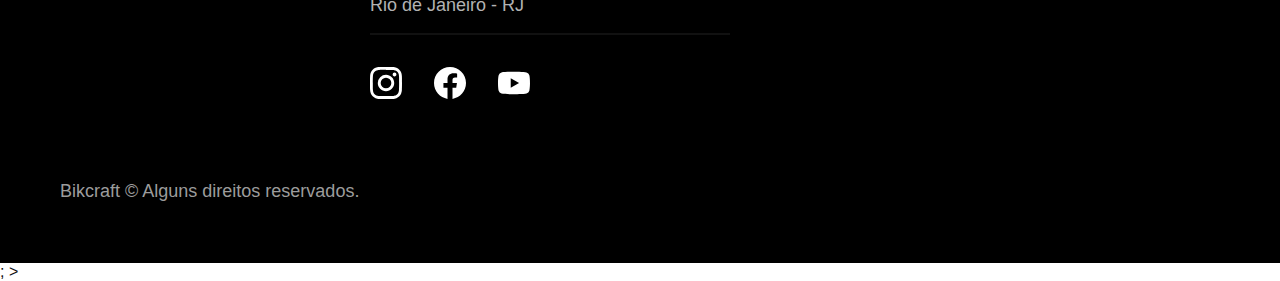
<file: seguros.html>
<!DOCTYPE html>
<html lang="pt-br">

<head>
  <meta charset="UTF-8">
  <meta http-equiv="X-UA-Compatible" content="IE=edge">
  <meta name="viewport" content="width=device-width, initial-scale=1.0">
  <title>Seguros</title>
  <meta name="description" content="Seguros.">
  <link rel="icon" type="img/png" href="img/favicon.png">
  <link rel="preload" href="./css/style.css" as="style">
  <link rel="stylesheet" href="./css/style.css">
  <script>document.documentElement.classList.add('js');</script>
</head>

<body id="seguros">
  <header class="header-bg">
    <div class="header container">
      <a href="./">
        <img src="./img/bikcraft.svg" alt="Bikcraft">
      </a>
      <nav aria-label="primaria">
        <ul class="header-menu font-1-m cor-0">
          <li><a href="./bicicletas.html">Bicicletas</a></li>
          <li><a href="./seguros.html">Seguros</a></li>
          <li><a href="./contato.html">Contato</a></li>
        </ul>
      </nav>
    </div>
  </header>

  <main class="seguros-bg">
    <div class="titulo-bg">
      <div class="titulo-container">
        <p class="font-2-l-b cor-5">Escolha o seguro</p>
        <h1 class="font-1-xxl cor-0">voce seguro<span class="cor-p1">.</span></h1>
      </div>
    </div>
    <article class="seguros-bg">
      <div class="seguros container">

        <div class="seguros-item fadeInLeft" data-anime="200">
          <h3 class="font-1-xl cor-6">PRATA</h3>
          <span class="font-1-xl cor-0">R$ 199 <span class="font-1-xs cor-6">mensal</span></span>
          <ul class="font-2-m cor-0">
            <li>Duas trocas por ano</li>
            <li>Assistência técnica</li>
            <li>Suporte 08h às 18h</li>
            <li>Cobertura estadual</li>
          </ul>
          <a class="botao secundario" href="./orcamento.html?tipo=seguro&produto=prata">Inscreva-se</a>
        </div>
        <div class="seguros-item fadeInRight " data-anime="400">
          <h3 class="font-1-xl cor-p1">OURO</h3>
          <span class="font-1-xl cor-0">R$ 299 <span class="font-1-xs cor-6">mensal</span></span>
          <ul class="font-2-m cor-0">
            <li>Cinco trocas por ano</li>
            <li>Assistência especial</li>
            <li>Suporte 24h</li>
            <li>Cobertura nacional</li>
            <li>Desconto em parceiros</li>
            <li>Acessp ao Clube Bikcraft</li>
          </ul>
          <a class="botao" href="./orcamento.html?tipo=seguro&produto=ouro">Inscreva-se</a>
        </div>
      </div>
    </article>
  </main>

  <article class="vantagens-bg">
    <div class="vantagens container">
      <h2 class="font-1-xxl cor-0">vantagens<span class="cor-p1">.</span>
      </h2>
      <ul>
        <li>
          <img src="./img/icones/eletrica.svg" alt="">
          <h3 class="font-1-l cor-0">Reparo Elétrico</h3>
          <p class="font-2-s cor-5">Garantimos o reparo completo do seu motor em casp de falhas. Sabemos que falhas são raras, ,as estamos aqui para caso ocorra.</p>
        </li>
        <li>
          <img src="./img/icones/carbono.svg" alt="">
          <h3 class="font-1-l cor-0">Carbono</h3>
          <p class="font-2-s cor-5">Nossos quadros são feitos para durar para sempre. Mas caso algo ocorra, ficamos felizes em reparar.</p>
        </li>
        <li>
          <img src="./img/icones/sustentavel.svg" alt="">
          <h3 class="font-1-l cor-0">Sustentavel</h3>
          <p class="font-2-s cor-5">Trabalhamos com a filosofia de disperdicio zero. Qualquer parte defeituosa é reciclada e reutilizada em outro projeto.</p>
        </li>
        <li>
          <img src="./img/icones/rastreador.svg" alt="">
          <h3 class="font-1-l cor-0">Rastreador</h3>
          <p class="font-2-s cor-5">Utilizamos o GPS da sua Bikcraft em conjunto com especialistas em segurança para efetuarmos a recuperação.</p>
        </li>
        <li>
          <img src="./img/icones/seguro.svg" alt="">
          <h3 class="font-1-l cor-0">Seguro</h3>
          <p class="font-2-s cor-5">Com o seguro Bikcratf você pode ficar tranquilo em saber que seu dinheiro não será perdido em casos de roubo.</p>
        </li>
        <li>
          <img src="./img/icones/velocidade.svg" alt="">
          <h3 class="font-1-l cor-0">Rapidez</h3>
          <p class="font-2-s cor-5"> A sua Bikcraft ficará pronta para uso no mesmo dia, caso você traga ela para ser repada em uma das filiais.</p>
        </li>
      </ul>
    </div>
  </article>

  <article class="perguntas container">
    <h2 class="font-1-xxl">perguntas frequentes<span class="cor-p1">.</span></h2>
    <dl>
      <div>
        <dt><button class="font-1-m-b" aria-controls="pergunta1" aria-expanded="true">forma de pagamento vocês aceitam?</button></dt>
        <dd id="pergunta1" class="font-2-s cor-9 ativa">Aceitamos pagamentos parcelados em todos os cartões de crédito. Para pagamentos à vista também aceitamos PIX e Boleto através do PagSeguro.</dd>
      </div>
      <div>
        <dt><button class="font-1-m-b" aria-controls="pergunta2" aria-expanded="false">Como posso entrar em contato?</button></dt>
        <dd id="pergunta2" class="font-2-s cor-9">Aceitamos pagamentos parcelados em todos os cartões de crédito. Para pagamentos à vista também aceitamos PIX e Boleto através do PagSeguro.</dd>
      </div>
      <div>
        <dt><button class="font-1-m-b" aria-controls="pergunta3" aria-expanded="false">Vocês possuem algum desconto?</button></dt>
        <dd id="pergunta3" class="font-2-s cor-9">Aceitamos pagamentos parcelados em todos os cartões de crédito. Para pagamentos à vista também aceitamos PIX e Boleto através do PagSeguro.</dd>
      </div>
      <div>
        <dt><button class="font-1-m-b" aria-controls="pergunta4" aria-expanded="false">Qual garantia que possuo?</button></dt>
        <dd id="pergunta4" class="font-2-s cor-9">Aceitamos pagamentos parcelados em todos os cartões de crédito. Para pagamentos à vista também aceitamos PIX e Boleto através do PagSeguro.</dd>
      </div>
      <div>
        <dt><button class="font-1-m-b" aria-controls="pergunta5" aria-expanded="false">Posso parcelar no boleto?</button></dt>
        <dd id="pergunta5" class="font-2-s cor-9">Aceitamos pagamentos parcelados em todos os cartões de crédito. Para pagamentos à vista também aceitamos PIX e Boleto através do PagSeguro.</dd>
      </div>
      <div>
        <dt><button class="font-1-m-b" aria-controls="pergunta6" aria-expanded="false">Quantas trocas posso fazer por ano?</button></dt>
        <dd id="pergunta6" class="font-2-s cor-9">Aceitamos pagamentos parcelados em todos os cartões de crédito. Para pagamentos à vista também aceitamos PIX e Boleto através do PagSeguro.</dd>
      </div>
    </dl>
  </article>
  <footer class="footer-bg">
    <div class="footer container">
      <img src="./img/bikcraft.svg" alt="Bikcraft">
      <div class="footer-contato">
        <h3 class="font-2-l-b cor-0">Contato</h3>
        <ul class="font-2-m cor-5">
          <li><a href="tel:+552199999999">+55 21 9999-9999</a></li>
          <li><a href="mailto:contato@bikcraft.com">contato@bikcraft.com</a></li>
          <li>Rua Ali Perto, 43 - Botafogo</li>
          <li>Rio de Janeiro - RJ</li>
        </ul>
        <div class="footer-redes">
          <a href="./">
            <img src="./img/redes/instagram.svg" alt="Instagram">
          </a>
          <a href="./">
            <img src="./img/redes/facebook.svg" alt="Facebook">
          </a>
          <a href="./">
            <img src="./img/redes/youtube.svg" alt="Youtube">
          </a>
        </div>
      </div>
      <div class="footer-informacoes">
        <h3 class="font-2-l-b cor-0">Informações</h3>
        <nav>
          <ul class="font-1-m cor-5">
            <li><a href="./bicicletas.html">Bicicletas</a></li>
            <li><a href="./seguros.html">Seguros</a></li>
            <li><a href="./contato.html">Contatos</a></li>
            <li><a href="./termos.html">Termos e Condições</a></li>
          </ul>
        </nav>
      </div>
      <p class="footer-copy font-2-m cor-6">Bikcraft © Alguns direitos reservados.</p>
    </div>
  </footer>
  <script src="./js/plugins/simple-anime.js"></script>;
  <script src="./js/script.js"></script>
</body>>

</html>
</file>
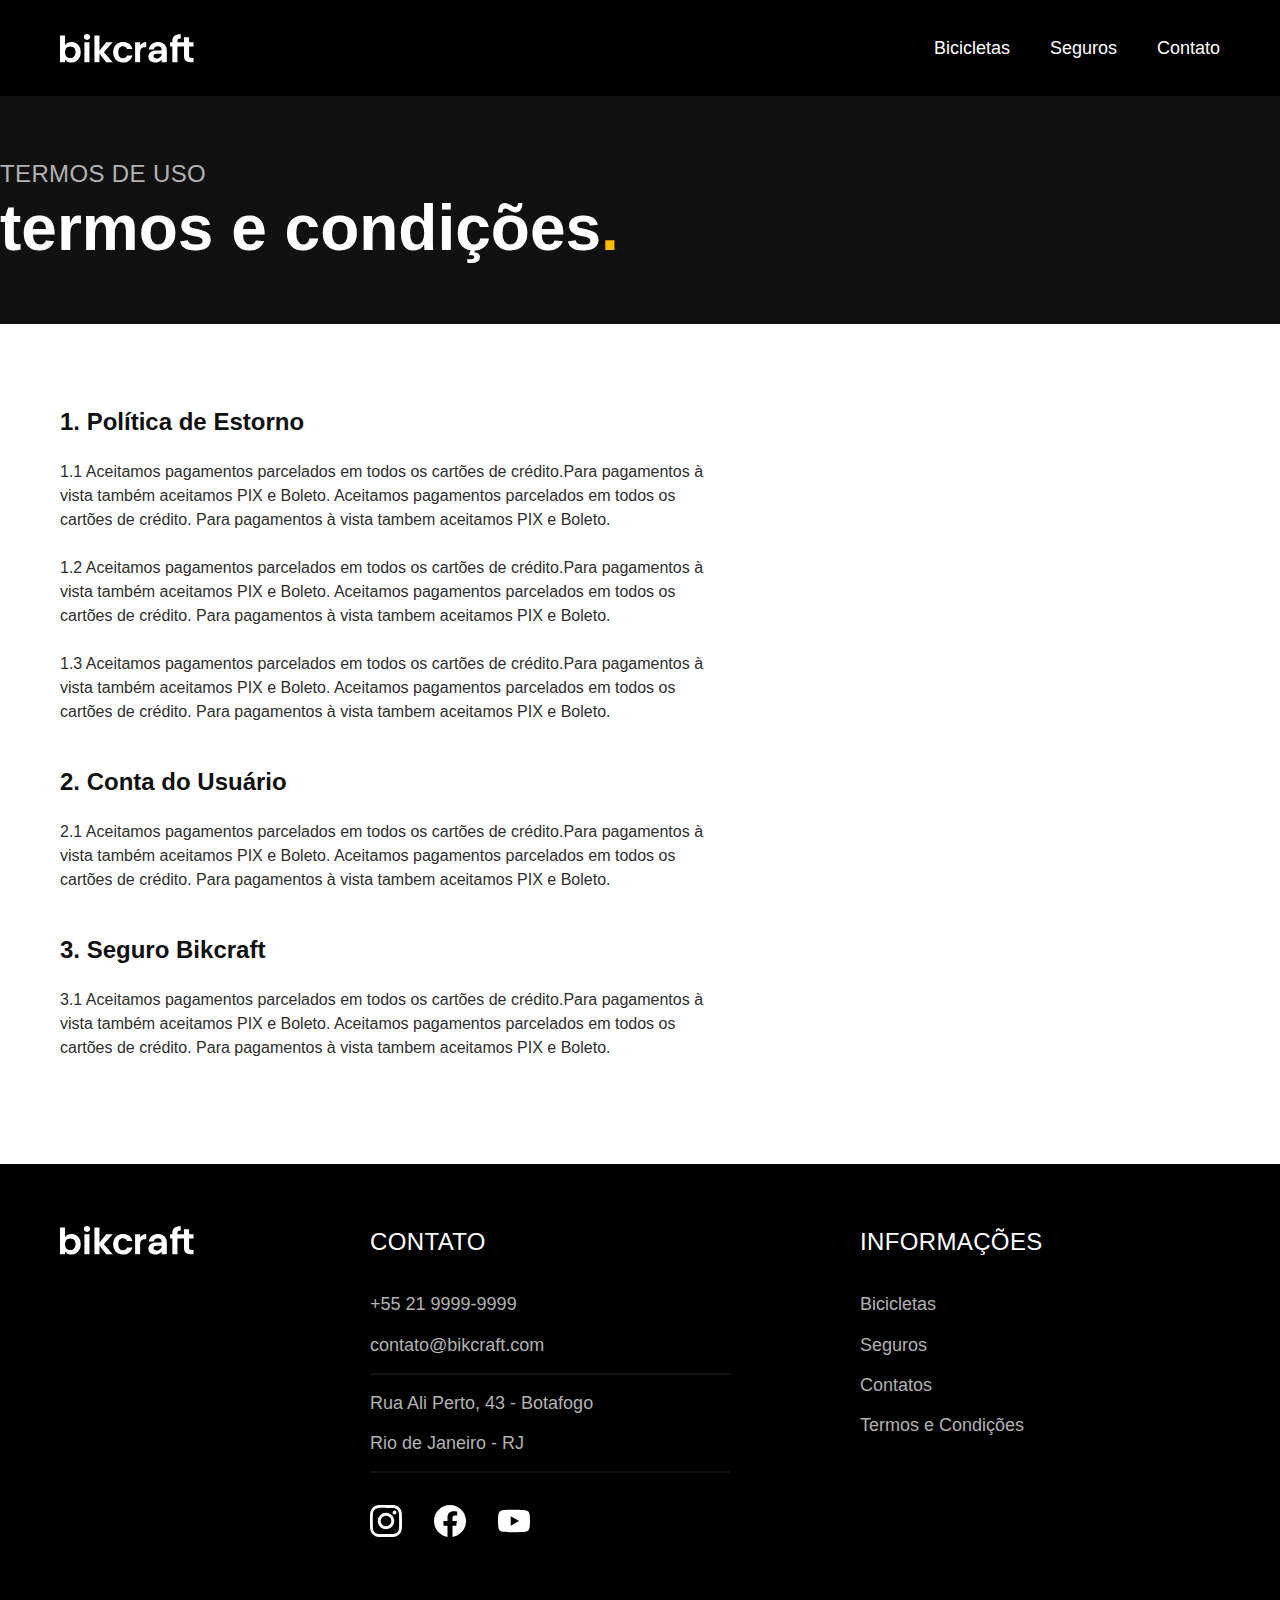
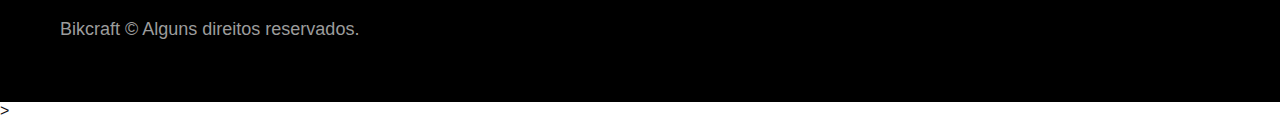
<file: termos.html>
<!DOCTYPE html>
<html lang="pt-br">

<head>
  <meta charset="UTF-8">
  <meta http-equiv="X-UA-Compatible" content="IE=edge">
  <meta name="viewport" content="width=device-width, initial-scale=1.0">
  <title>Termos e Condições | Bikcraft</title>
  <meta name="description" content="Termos e condições.">

  <link rel="preload" href="./css/style.css" as="style">
  <link rel="stylesheet" href="./css/style.css">
  <script>document.documentElement.classList.add('js');</script>
</head>

<body id="termos">
  <header class="header-bg">
    <div class="header container">
      <a href="./">
        <img src="./img/bikcraft.svg" alt="Bikcraft">
      </a>
      <nav aria-label="primaria">
        <ul class="header-menu font-1-m cor-0">
          <li><a href="./bicicletas.html">Bicicletas</a></li>
          <li><a href="./seguros.html">Seguros</a></li>
          <li><a href="./contato.html">Contato</a></li>
        </ul>
      </nav>
    </div>
  </header>

  <main>
    <div class="titulo-bg">
      <div class="titulo-container">
        <p class="font-2-l-b cor-5">Termos de uso</p>
        <h1 class="font-1-xxl cor-0">termos e condições<span class="cor-p1">.</span></h1>
      </div>
    </div>

    <div class="termos font-2-s cor-10 container">
      <h2 class="font-1-l cor-11">1. Política de Estorno</h2>
      <p>1.1 Aceitamos pagamentos parcelados em todos os cartões de crédito.Para pagamentos à vista também aceitamos PIX e Boleto. Aceitamos pagamentos parcelados em todos os cartões de crédito. Para pagamentos à vista tambem aceitamos PIX e Boleto.</p>
      <p>1.2 Aceitamos pagamentos parcelados em todos os cartões de crédito.Para pagamentos à vista também aceitamos PIX e Boleto. Aceitamos pagamentos parcelados em todos os cartões de crédito. Para pagamentos à vista tambem aceitamos PIX e Boleto.</p>
      <p>1.3 Aceitamos pagamentos parcelados em todos os cartões de crédito.Para pagamentos à vista também aceitamos PIX e Boleto. Aceitamos pagamentos parcelados em todos os cartões de crédito. Para pagamentos à vista tambem aceitamos PIX e Boleto.</p>
      <h2 class="font-1-l cor-11">2. Conta do Usuário</h2>
      <p>2.1 Aceitamos pagamentos parcelados em todos os cartões de crédito.Para pagamentos à vista também aceitamos PIX e Boleto. Aceitamos pagamentos parcelados em todos os cartões de crédito. Para pagamentos à vista tambem aceitamos PIX e Boleto.</p>
      <h2 class="font-1-l cor-11">3. Seguro Bikcraft</h2>
      <p>3.1 Aceitamos pagamentos parcelados em todos os cartões de crédito.Para pagamentos à vista também aceitamos PIX e Boleto. Aceitamos pagamentos parcelados em todos os cartões de crédito. Para pagamentos à vista tambem aceitamos PIX e Boleto.</p>
    </div>
  </main>

  <footer class="footer-bg">
    <div class="footer container">
      <img src="./img/bikcraft.svg" alt="Bikcraft">
      <div class="footer-contato">
        <h3 class="font-2-l-b cor-0">Contato</h3>
        <ul class="font-2-m cor-5">
          <li><a href="tel:+552199999999">+55 21 9999-9999</a></li>
          <li><a href="mailto:contato@bikcraft.com">contato@bikcraft.com</a></li>
          <li>Rua Ali Perto, 43 - Botafogo</li>
          <li>Rio de Janeiro - RJ</li>
        </ul>
        <div class="footer-redes">
          <a href="./">
            <img src="./img/redes/instagram.svg" alt="Instagram">
          </a>
          <a href="./">
            <img src="./img/redes/facebook.svg" alt="Facebook">
          </a>
          <a href="./">
            <img src="./img/redes/youtube.svg" alt="Youtube">
          </a>
        </div>
      </div>
      <div class="footer-informacoes">
        <h3 class="font-2-l-b cor-0">Informações</h3>
        <nav>
          <ul class="font-1-m cor-5">
            <li><a href="./bicicletas.html">Bicicletas</a></li>
            <li><a href="./seguros.html">Seguros</a></li>
            <li><a href="./contato.html">Contatos</a></li>
            <li><a href="./termos.html">Termos e Condições</a></li>
          </ul>
        </nav>
      </div>
      <p class="footer-copy font-2-m cor-6">Bikcraft © Alguns direitos reservados.</p>
    </div>
  </footer>
  <script src="./js/script.js">
  </script>
</body>>

</html>
</file>
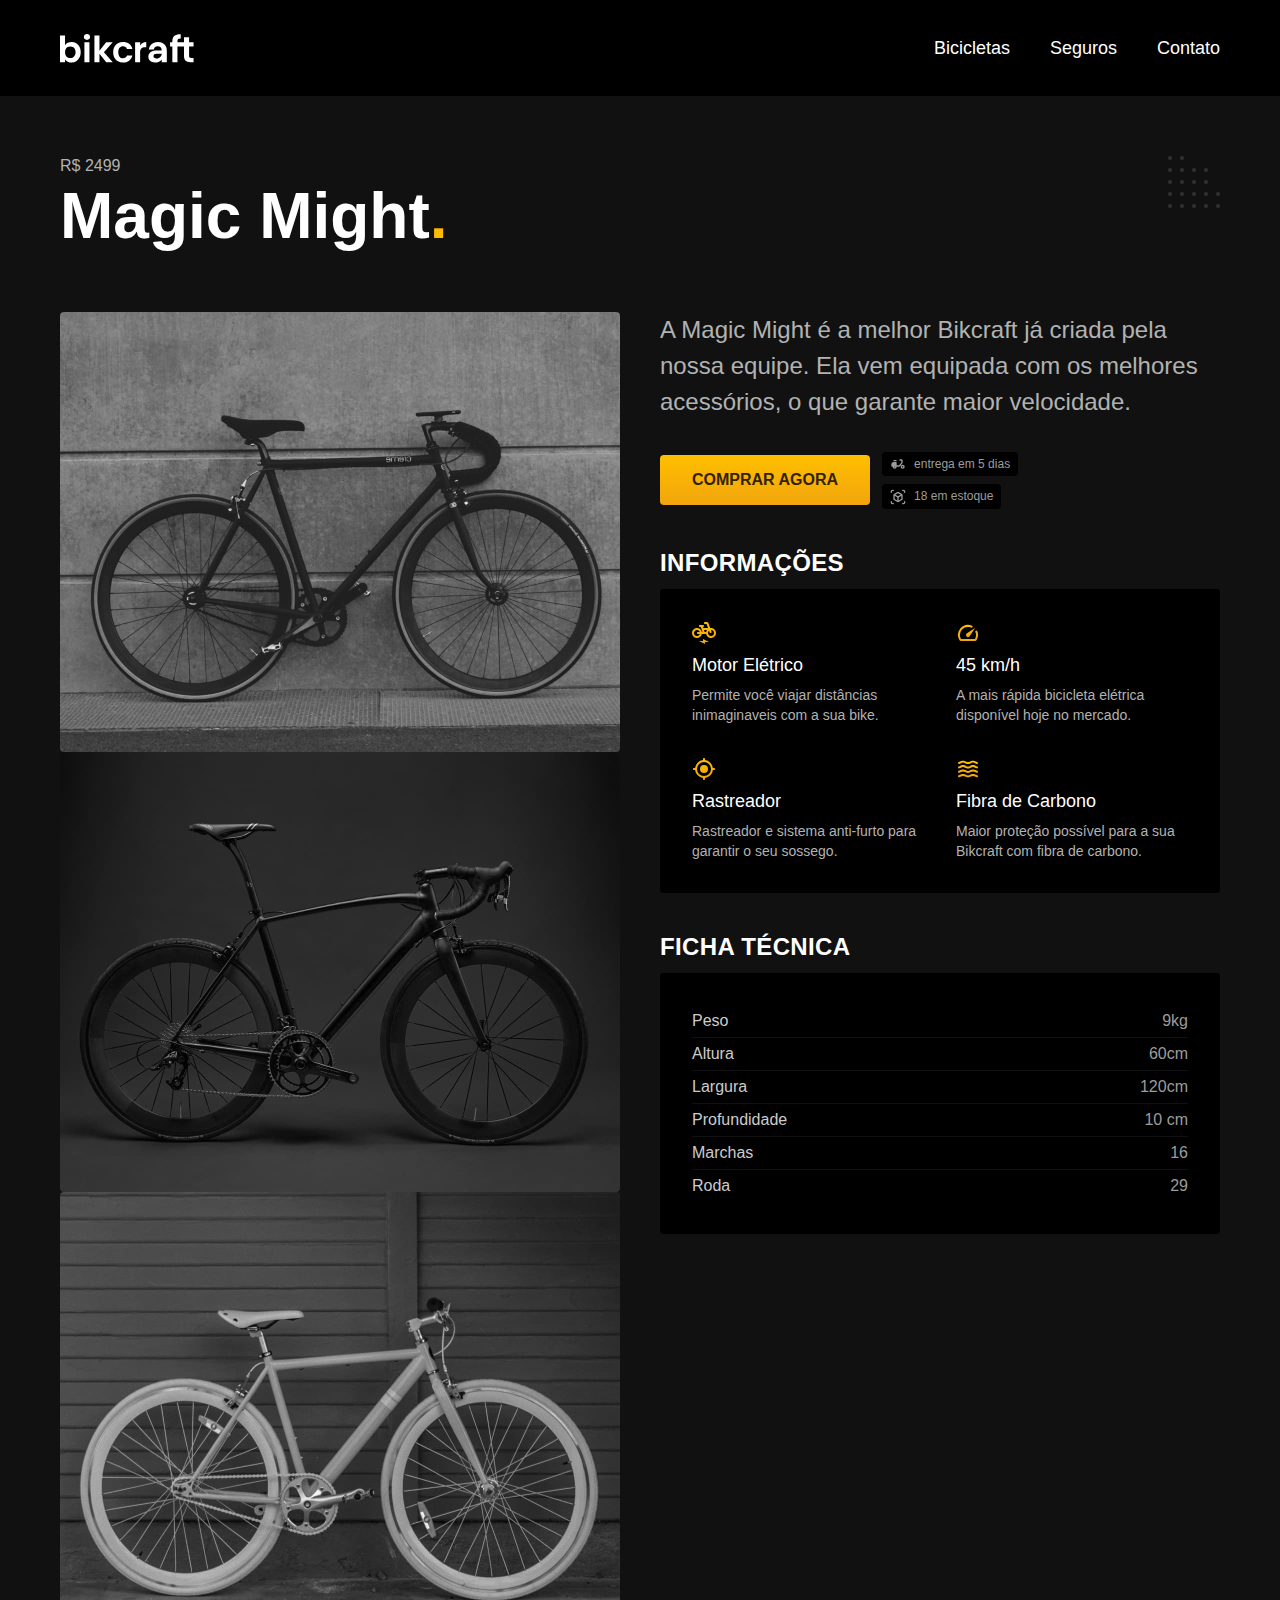
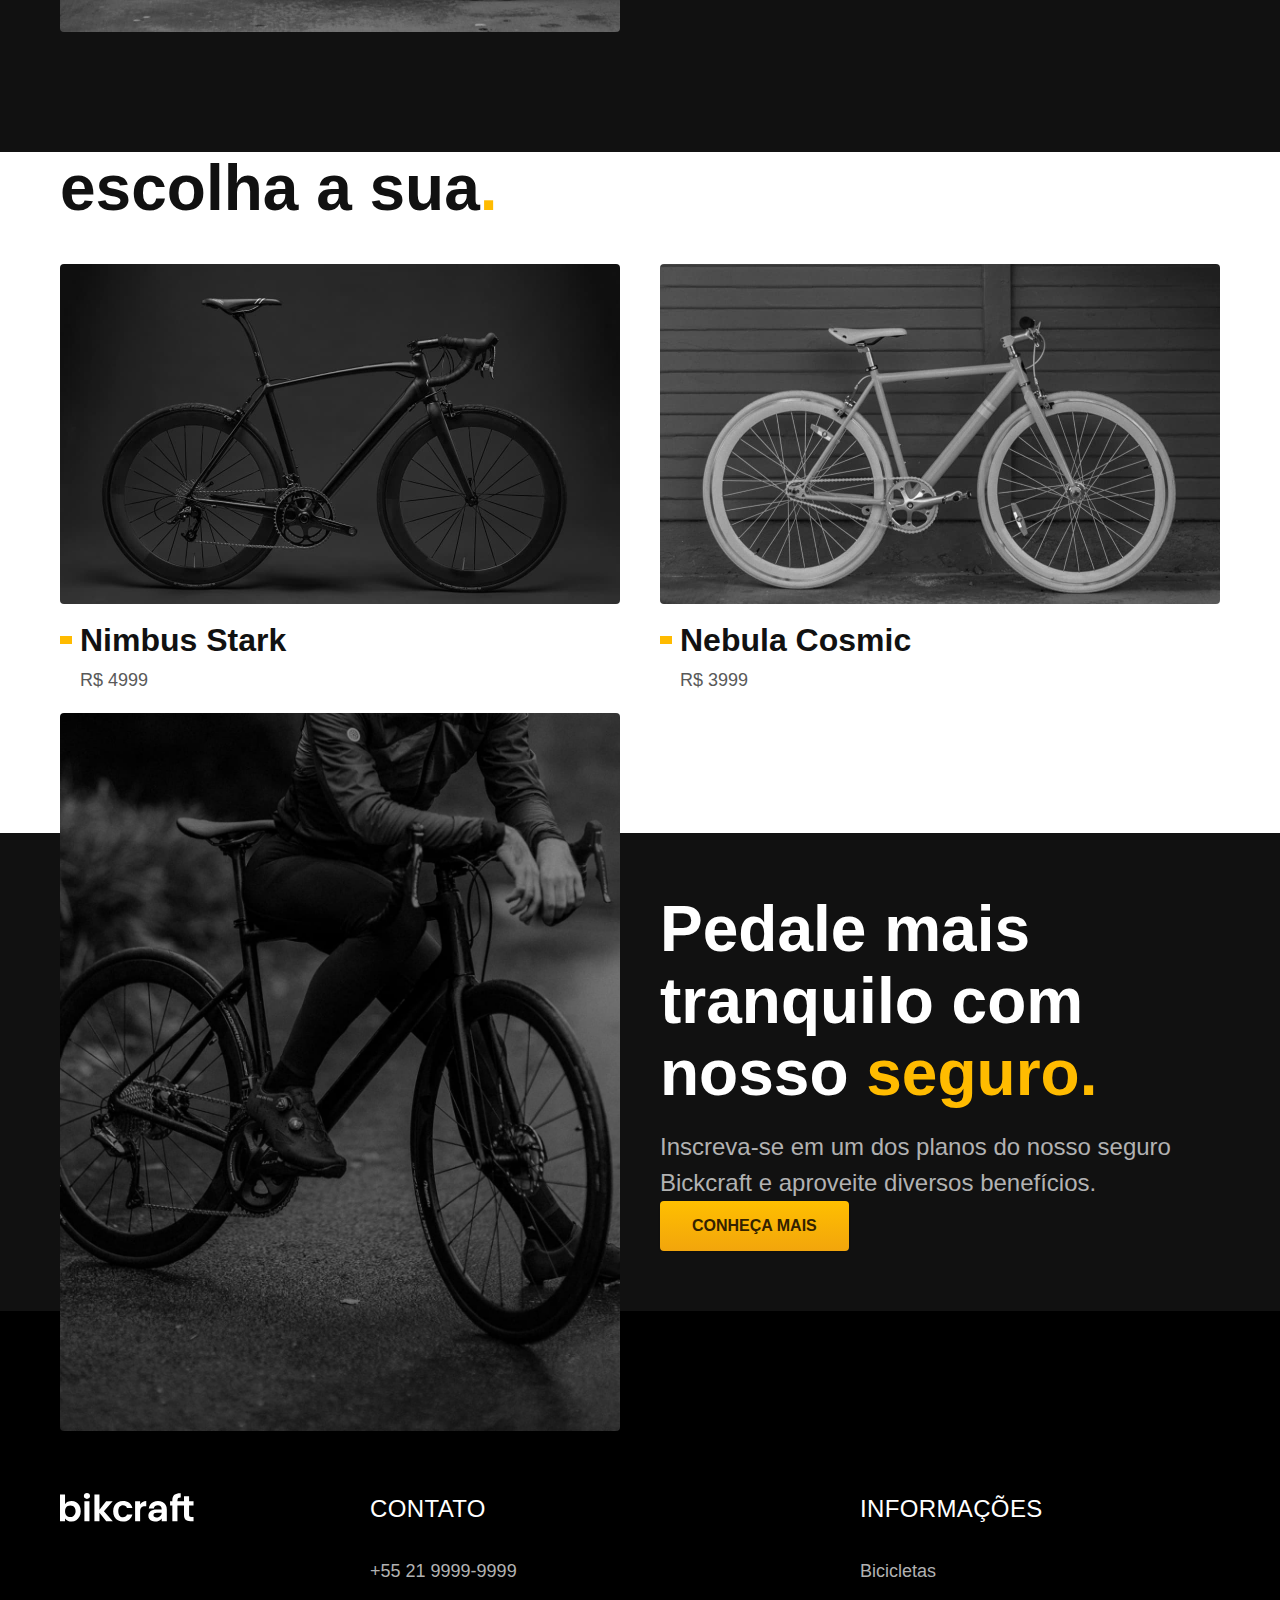
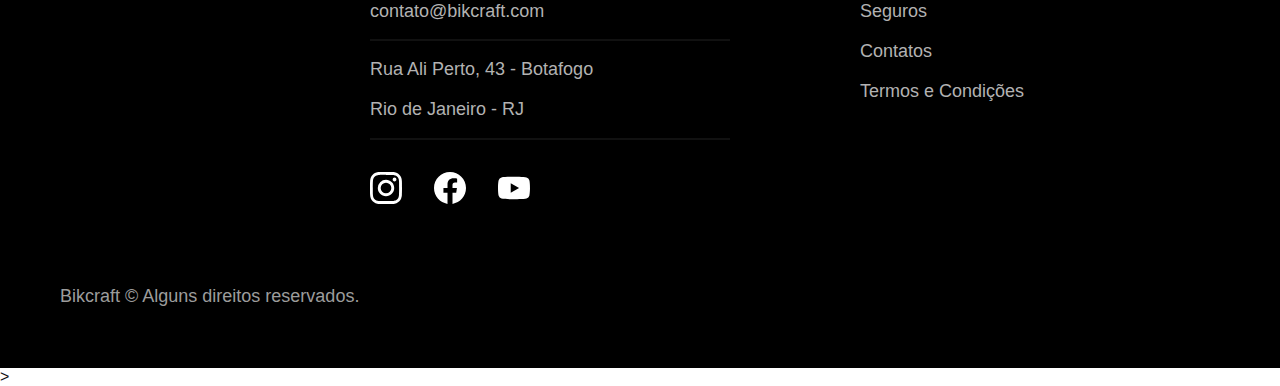
<file: bicicletas/magic.html>
<!DOCTYPE html>
<html lang="pt-br">

<head>
  <meta charset="UTF-8">
  <meta http-equiv="X-UA-Compatible" content="IE=edge">
  <meta name="viewport" content="width=device-width, initial-scale=1.0">
  <title>Magic | Bikcraft</title>
  <meta name="description" content="Termos e condições.">
  <link rel="icon" type="img/png" href="../img/favicon.png">
  <link rel="stylesheet" href="../css/style.css">
  <script>document.documentElement.classList.add('js');</script>
</head>

<body id="bicicleta">
  <header class="header-bg">
    <div class="header container">
      <a href="../">
        <img src="../img/bikcraft.svg" alt="Bikcraft">
      </a>

      <nav aria-label="primaria">
        <ul class="header-menu font-1-m cor-0">
          <li><a href="../bicicletas.html">Bicicletas</a></li>
          <li><a href="../seguros.html">Seguros</a></li>
          <li><a href="../contato.html">Contato</a></li>
        </ul>
      </nav>
    </div>
  </header>

  <main class="titulo-bg">
    <div>
      <div class="titulo container">
        <p class="font-2-xl cor-5">R$ 2499</p>
        <h1 class="font-1-xxl cor-0">Magic Might<span class="cor-p1">.</span></h1>
      </div>
    </div>
    <div class="bicicleta container">
      <div class="bicicletaimagens">
        <img src="../img/bicicleta/nimbus2.jpg" alt="Bicicleta 1">
        <img src="../img/bicicleta/nimbus1.jpg" alt="Bicicleta 2">
        <img src="../img/bicicleta/nimbus3.jpg" alt="Bicicleta 3">
      </div>
      <div class="bicicleta-conteudo">
        <p class="font-2-l cor-5">A Magic Might é a melhor Bikcraft já criada pela nossa equipe. Ela vem equipada com os melhores acessórios, o que garante maior velocidade.</p>
        <div class="bicicleta-comprar">
          <a class="botao" href="../orcamento.html?tipo=bikcraft&produto=magic">Comprar Agora</a>
          <span class="font-1-xs cor-6"><img src="../img/icones/entrega.svg" alt=""> entrega em 5 dias</span>
          <span class="font-1-xs cor-6"><img src="../img/icones/estoque.svg" alt=""> 18 em estoque</span>
        </div>

        <h2 class="font1-xs cor-0">Informações</h2>
        <ul class="bicicleta-informacoes">
          <li>
            <img src="../img/icones/eletrica.svg" alt="">
            <h3 class="font-1-m cor-0">Motor Elétrico</h3>
            <p class="font-2-xs cor-5">Permite você viajar distâncias inimaginaveis com a sua bike.</p>
          </li>
          <li>
            <img src="../img/icones/velocidade.svg" alt="">
            <h3 class="font-1-m cor-0">45 km/h</h3>
            <p class="font-2-xs cor-5">A mais rápida bicicleta elétrica disponível hoje no mercado.</p>
          </li>
          <li>
            <img src="../img/icones/rastreador.svg" alt="">
            <h3 class="font-1-m cor-0">Rastreador</h3>
            <p class="font-2-xs cor-5">Rastreador e sistema anti-furto para garantir o seu sossego.</p>
          </li>
          <li>
            <img src="../img/icones/carbono.svg" alt="">
            <h3 class="font-1-m cor-0">Fibra de Carbono</h3>
            <p class="font-2-xs cor-5">Maior proteção possível para a sua Bikcraft com fibra de carbono.</p>
          </li>
        </ul>
        <h2 class="font1-xs cor-0">Ficha Técnica</h2>
        <ul class="bicicleta-ficha font-2-s cor-4">
          <li>Peso <span>9kg</span></li>
          <li>Altura <span>60cm</span></li>
          <li>Largura <span>120cm</span></li>
          <li>Profundidade <span>10 cm</span></li>
          <li>Marchas <span>16</span></li>
          <li>Roda <span>29</span></li>
        </ul>
      </div>
    </div>
  </main>

  <article class="bicicletas-lista container">
    <h2 class="font-1-xxl">escolha a sua<span class="cor-p1">.</span></h2>
    <ul>
      <li>
        <a href="./nimbus.html">
          <img src="../img/bicicletas/nimbus.jpg" alt="bicicleta Preta">
          <h3 class="font-1-xl">Nimbus Stark</h3>
          <span class="font-2-m cor-8">R$ 4999</span>
        </a>
      </li>
      <li>
        <a href="./nebula.html">
          <img src="../img/bicicletas/nebula.jpg" alt="bicicleta Preta">
          <h3 class="font-1-xl">Nebula Cosmic</h3>
          <span class="font-2-m cor-8">R$ 3999</span>
        </a>
      </li>
    </ul>
  </article>

  <article class="seguro-bg">
    <div class="seguro container">
      <div class="seguro-imagem">
        <img src="../img/fotos/seguros.jpg" alt="Pessoa parada em cima de uma bicicleta.">
      </div>
      <div class="seguro-conteudo">
        <h2 class="font-1-xxl cor-0">Pedale mais tranquilo com nosso <span class="cor-p1">seguro.</span></h2>
        <p class="font-2-l cor-5">Inscreva-se em um dos planos do nosso seguro Bickcraft e aproveite diversos benefícios.</p>
        <a class="botao" href="../seguros.html">Conheça Mais</a>
      </div>

    </div>
  </article>


  <footer class="footer-bg">
    <div class="footer container">
      <img src="../img/bikcraft.svg" alt="Bikcraft">
      <div class="footer-contato">
        <h3 class="font-2-l-b cor-0">Contato</h3>
        <ul class="font-2-m cor-5">
          <li><a href="tel:+552199999999">+55 21 9999-9999</a></li>
          <li><a href="mailto:contato@bikcraft.com">contato@bikcraft.com</a></li>
          <li>Rua Ali Perto, 43 - Botafogo</li>
          <li>Rio de Janeiro - RJ</li>
        </ul>
        <div class="footer-redes">
          <a href="../">
            <img src="../img/redes/instagram.svg" alt="Instagram">
          </a>
          <a href="../">
            <img src="../img/redes/facebook.svg" alt="Facebook">
          </a>
          <a href="../">
            <img src="../img/redes/youtube.svg" alt="Youtube">
          </a>
        </div>
      </div>
      <div class="footer-informacoes">
        <h3 class="font-2-l-b cor-0">Informações</h3>
        <nav>
          <ul class="font-1-m cor-5">
            <li><a href="../bicicletas.html">Bicicletas</a></li>
            <li><a href="../seguros.html">Seguros</a></li>
            <li><a href="../contato.html">Contatos</a></li>
            <li><a href="../termos.html">Termos e Condições</a></li>
          </ul>
        </nav>
      </div>
      <p class="footer-copy font-2-m cor-6">Bikcraft © Alguns direitos reservados.</p>
    </div>
  </footer>
  <script src="../js/script.js"></script>
</body>>

</html>
</file>
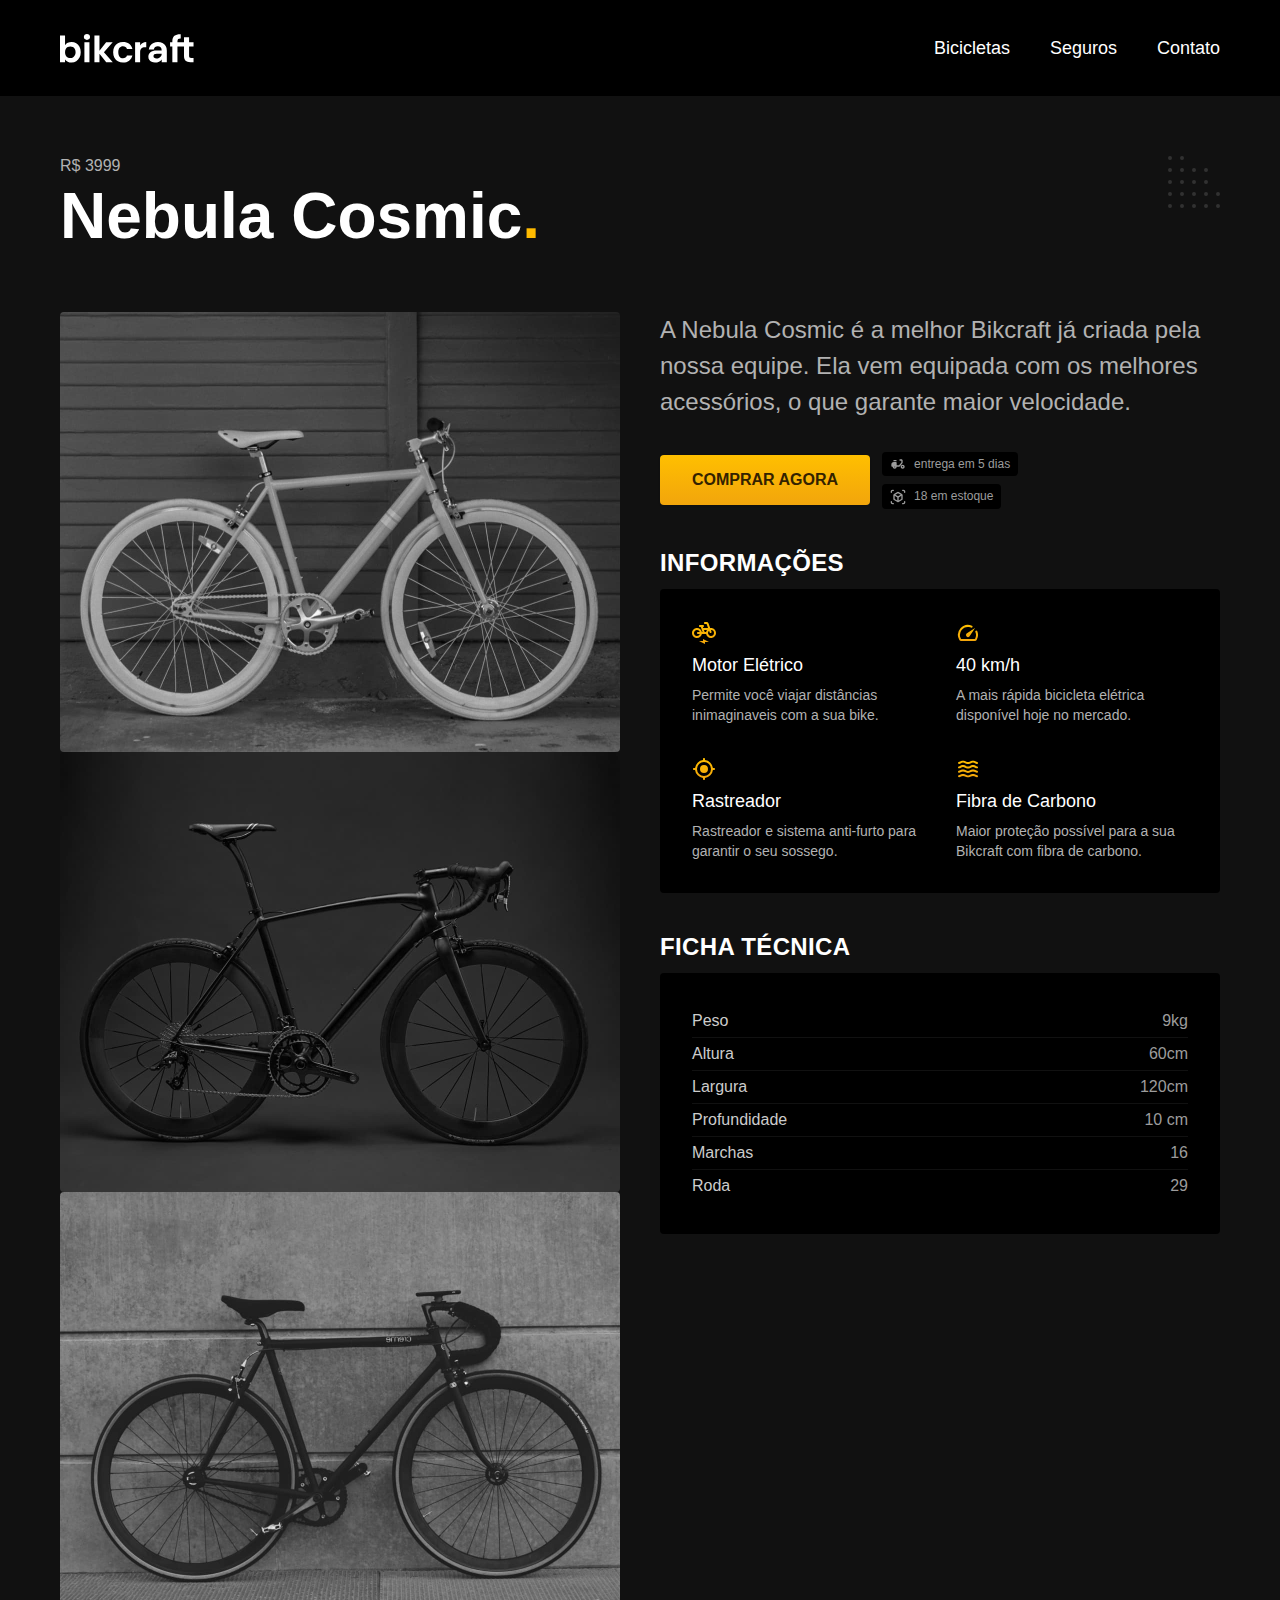
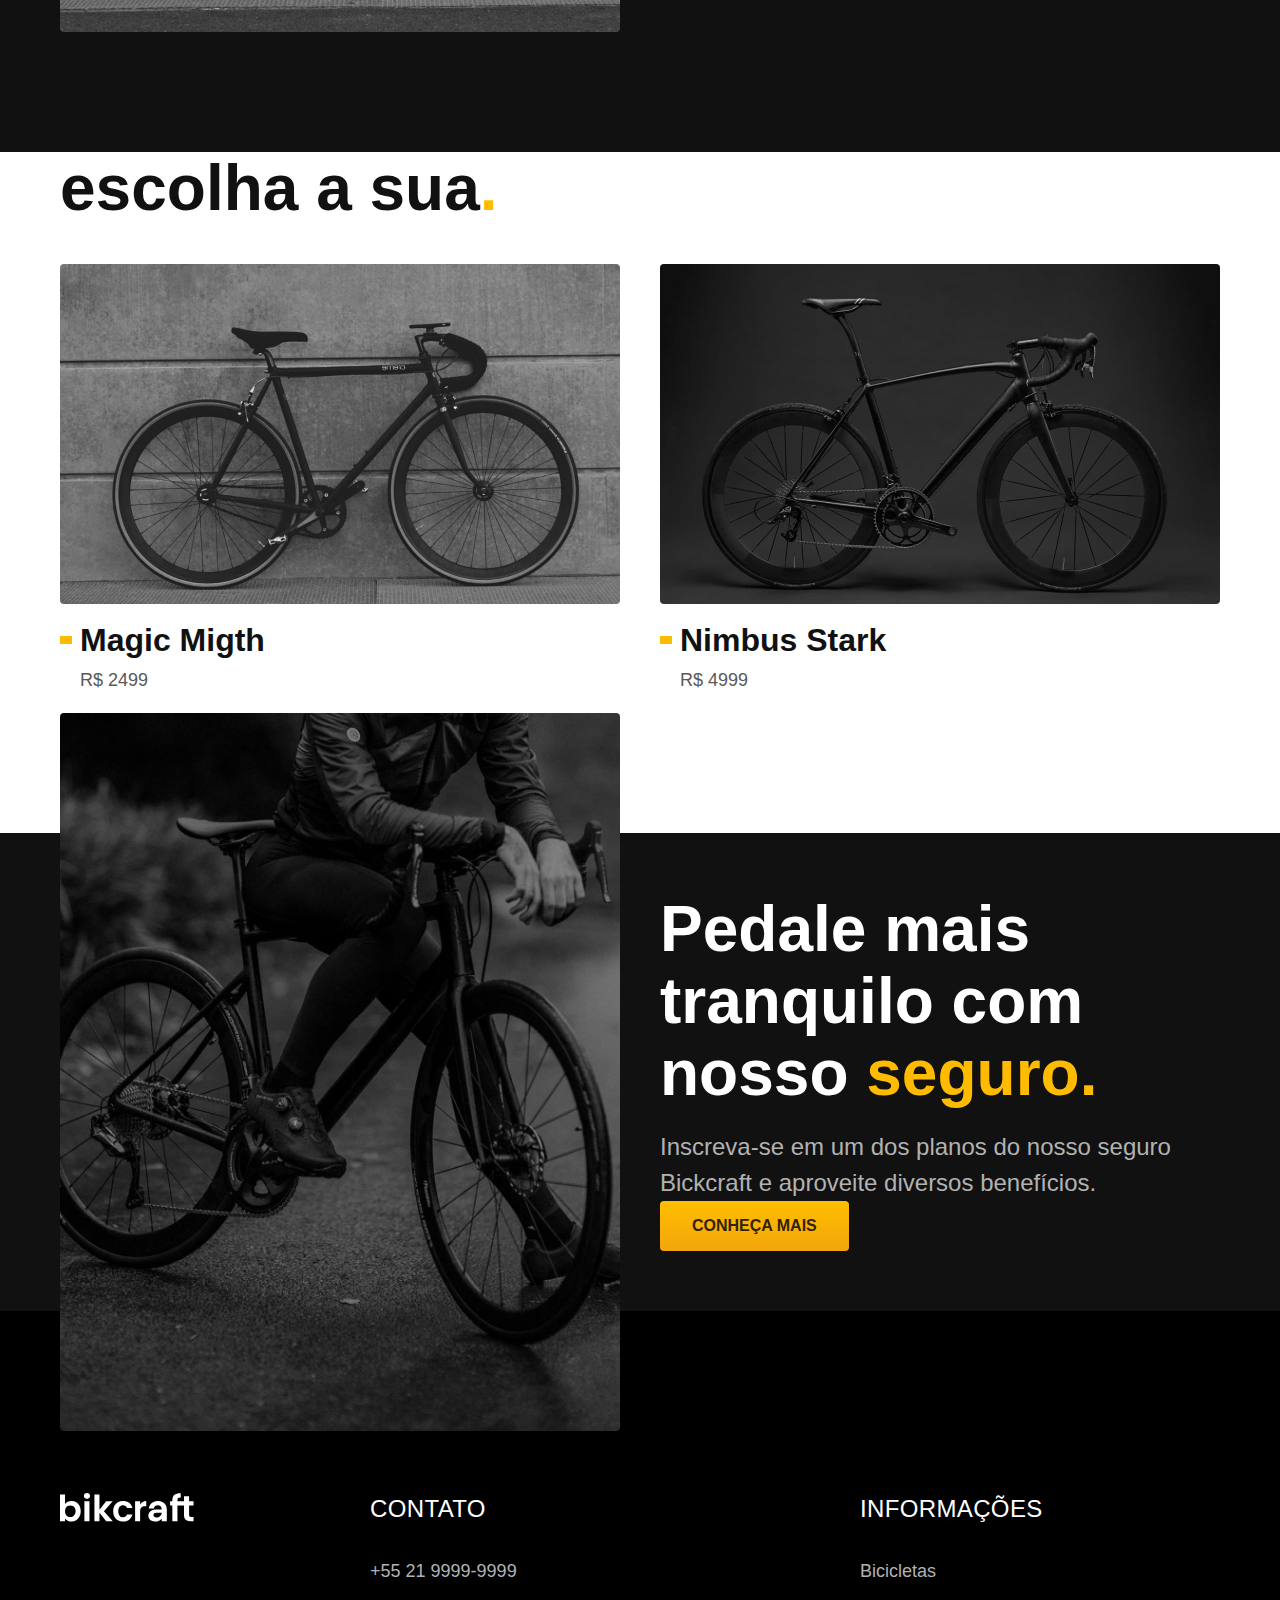
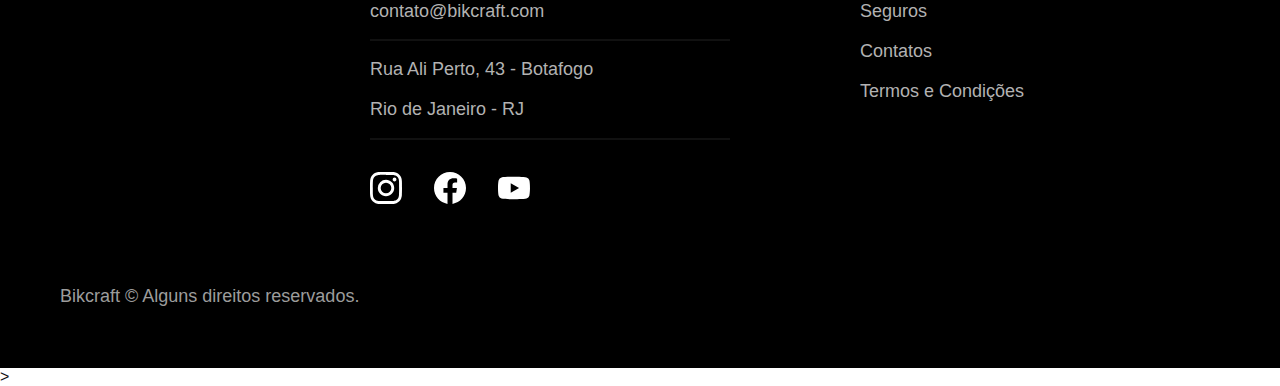
<file: bicicletas/nebula.html>
<!DOCTYPE html>
<html lang="pt-br">

<head>
  <meta charset="UTF-8">
  <meta http-equiv="X-UA-Compatible" content="IE=edge">
  <meta name="viewport" content="width=device-width, initial-scale=1.0">
  <title>Nebula | Bikcraft</title>
  <meta name="description" content="Termos e condições.">
  <link rel="icon" type="img/png" href="../img/favicon.png">
  <link rel="stylesheet" href="../css/style.css">
  <script>document.documentElement.classList.add('js');</script>
</head>

<body id="bicicleta">
  <header class="header-bg">
    <div class="header container">
      <a href="../">
        <img src="../img/bikcraft.svg" alt="Bikcraft">
      </a>

      <nav aria-label="primaria">
        <ul class="header-menu font-1-m cor-0">
          <li><a href="../bicicletas.html">Bicicletas</a></li>
          <li><a href="../seguros.html">Seguros</a></li>
          <li><a href="../contato.html">Contato</a></li>
        </ul>
      </nav>
    </div>
  </header>

  <main class="titulo-bg">
    <div>
      <div class="titulo container">
        <p class="font-2-xl cor-5">R$ 3999</p>
        <h1 class="font-1-xxl cor-0">Nebula Cosmic<span class="cor-p1">.</span></h1>
      </div>
    </div>
    <div class="bicicleta container">
      <div class="bicicletaimagens">
        <img src="../img/bicicleta/nimbus3.jpg" alt="Bicicleta 1">
        <img src="../img/bicicleta/nimbus1.jpg" alt="Bicicleta 2">
        <img src="../img/bicicleta/nimbus2.jpg" alt="Bicicleta 3">
      </div>
      <div class="bicicleta-conteudo">
        <p class="font-2-l cor-5">A Nebula Cosmic é a melhor Bikcraft já criada pela nossa equipe. Ela vem equipada com os melhores acessórios, o que garante maior velocidade.</p>
        <div class="bicicleta-comprar">
          <a class="botao" href="../orcamento.html?tipo=bikcraft&produto=nebula">Comprar Agora</a>
          <span class="font-1-xs cor-6"><img src="../img/icones/entrega.svg" alt=""> entrega em 5 dias</span>
          <span class="font-1-xs cor-6"><img src="../img/icones/estoque.svg" alt=""> 18 em estoque</span>
        </div>

        <h2 class="font1-xs cor-0">Informações</h2>
        <ul class="bicicleta-informacoes">
          <li>
            <img src="../img/icones/eletrica.svg" alt="">
            <h3 class="font-1-m cor-0">Motor Elétrico</h3>
            <p class="font-2-xs cor-5">Permite você viajar distâncias inimaginaveis com a sua bike.</p>
          </li>
          <li>
            <img src="../img/icones/velocidade.svg" alt="">
            <h3 class="font-1-m cor-0">40 km/h</h3>
            <p class="font-2-xs cor-5">A mais rápida bicicleta elétrica disponível hoje no mercado.</p>
          </li>
          <li>
            <img src="../img/icones/rastreador.svg" alt="">
            <h3 class="font-1-m cor-0">Rastreador</h3>
            <p class="font-2-xs cor-5">Rastreador e sistema anti-furto para garantir o seu sossego.</p>
          </li>
          <li>
            <img src="../img/icones/carbono.svg" alt="">
            <h3 class="font-1-m cor-0">Fibra de Carbono</h3>
            <p class="font-2-xs cor-5">Maior proteção possível para a sua Bikcraft com fibra de carbono.</p>
          </li>
        </ul>
        <h2 class="font1-xs cor-0">Ficha Técnica</h2>
        <ul class="bicicleta-ficha font-2-s cor-4">
          <li>Peso <span>9kg</span></li>
          <li>Altura <span>60cm</span></li>
          <li>Largura <span>120cm</span></li>
          <li>Profundidade <span>10 cm</span></li>
          <li>Marchas <span>16</span></li>
          <li>Roda <span>29</span></li>
        </ul>
      </div>
    </div>
  </main>

  <article class="bicicletas-lista container">
    <h2 class="font-1-xxl">escolha a sua<span class="cor-p1">.</span></h2>
    <ul>
      <li>
        <a href="./magic.html">
          <img src="../img/bicicletas/magic.jpg" alt="bicicleta Preta">
          <h3 class="font-1-xl">Magic Migth</h3>
          <span class="font-2-m cor-8">R$ 2499</span>
        </a>
      </li>
      <li>
        <a href="./nimbus.html">
          <img src="../img/bicicletas/nimbus.jpg" alt="bicicleta Preta">
          <h3 class="font-1-xl">Nimbus Stark</h3>
          <span class="font-2-m cor-8">R$ 4999</span>
        </a>
      </li>
    </ul>
  </article>

  <article class="seguro-bg">
    <div class="seguro container">
      <div class="seguro-imagem">
        <img src="../img/fotos/seguros.jpg" alt="Pessoa parada em cima de uma bicicleta.">
      </div>
      <div class="seguro-conteudo">
        <h2 class="font-1-xxl cor-0">Pedale mais tranquilo com nosso <span class="cor-p1">seguro.</span></h2>
        <p class="font-2-l cor-5">Inscreva-se em um dos planos do nosso seguro Bickcraft e aproveite diversos benefícios.</p>
        <a class="botao" href="../seguros.html">Conheça Mais</a>
      </div>

    </div>
  </article>


  <footer class="footer-bg">
    <div class="footer container">
      <img src="../img/bikcraft.svg" alt="Bikcraft">
      <div class="footer-contato">
        <h3 class="font-2-l-b cor-0">Contato</h3>
        <ul class="font-2-m cor-5">
          <li><a href="tel:+552199999999">+55 21 9999-9999</a></li>
          <li><a href="mailto:contato@bikcraft.com">contato@bikcraft.com</a></li>
          <li>Rua Ali Perto, 43 - Botafogo</li>
          <li>Rio de Janeiro - RJ</li>
        </ul>
        <div class="footer-redes">
          <a href="../">
            <img src="../img/redes/instagram.svg" alt="Instagram">
          </a>
          <a href="../">
            <img src="../img/redes/facebook.svg" alt="Facebook">
          </a>
          <a href="../">
            <img src="../img/redes/youtube.svg" alt="Youtube">
          </a>
        </div>
      </div>
      <div class="footer-informacoes">
        <h3 class="font-2-l-b cor-0">Informações</h3>
        <nav>
          <ul class="font-1-m cor-5">
            <li><a href="../bicicletas.html">Bicicletas</a></li>
            <li><a href="../seguros.html">Seguros</a></li>
            <li><a href="../contato.html">Contatos</a></li>
            <li><a href="../termos.html">Termos e Condições</a></li>
          </ul>
        </nav>
      </div>
      <p class="footer-copy font-2-m cor-6">Bikcraft © Alguns direitos reservados.</p>
    </div>
  </footer>
  <script src="../js/script.js"></script>
</body>>

</html>
</file>
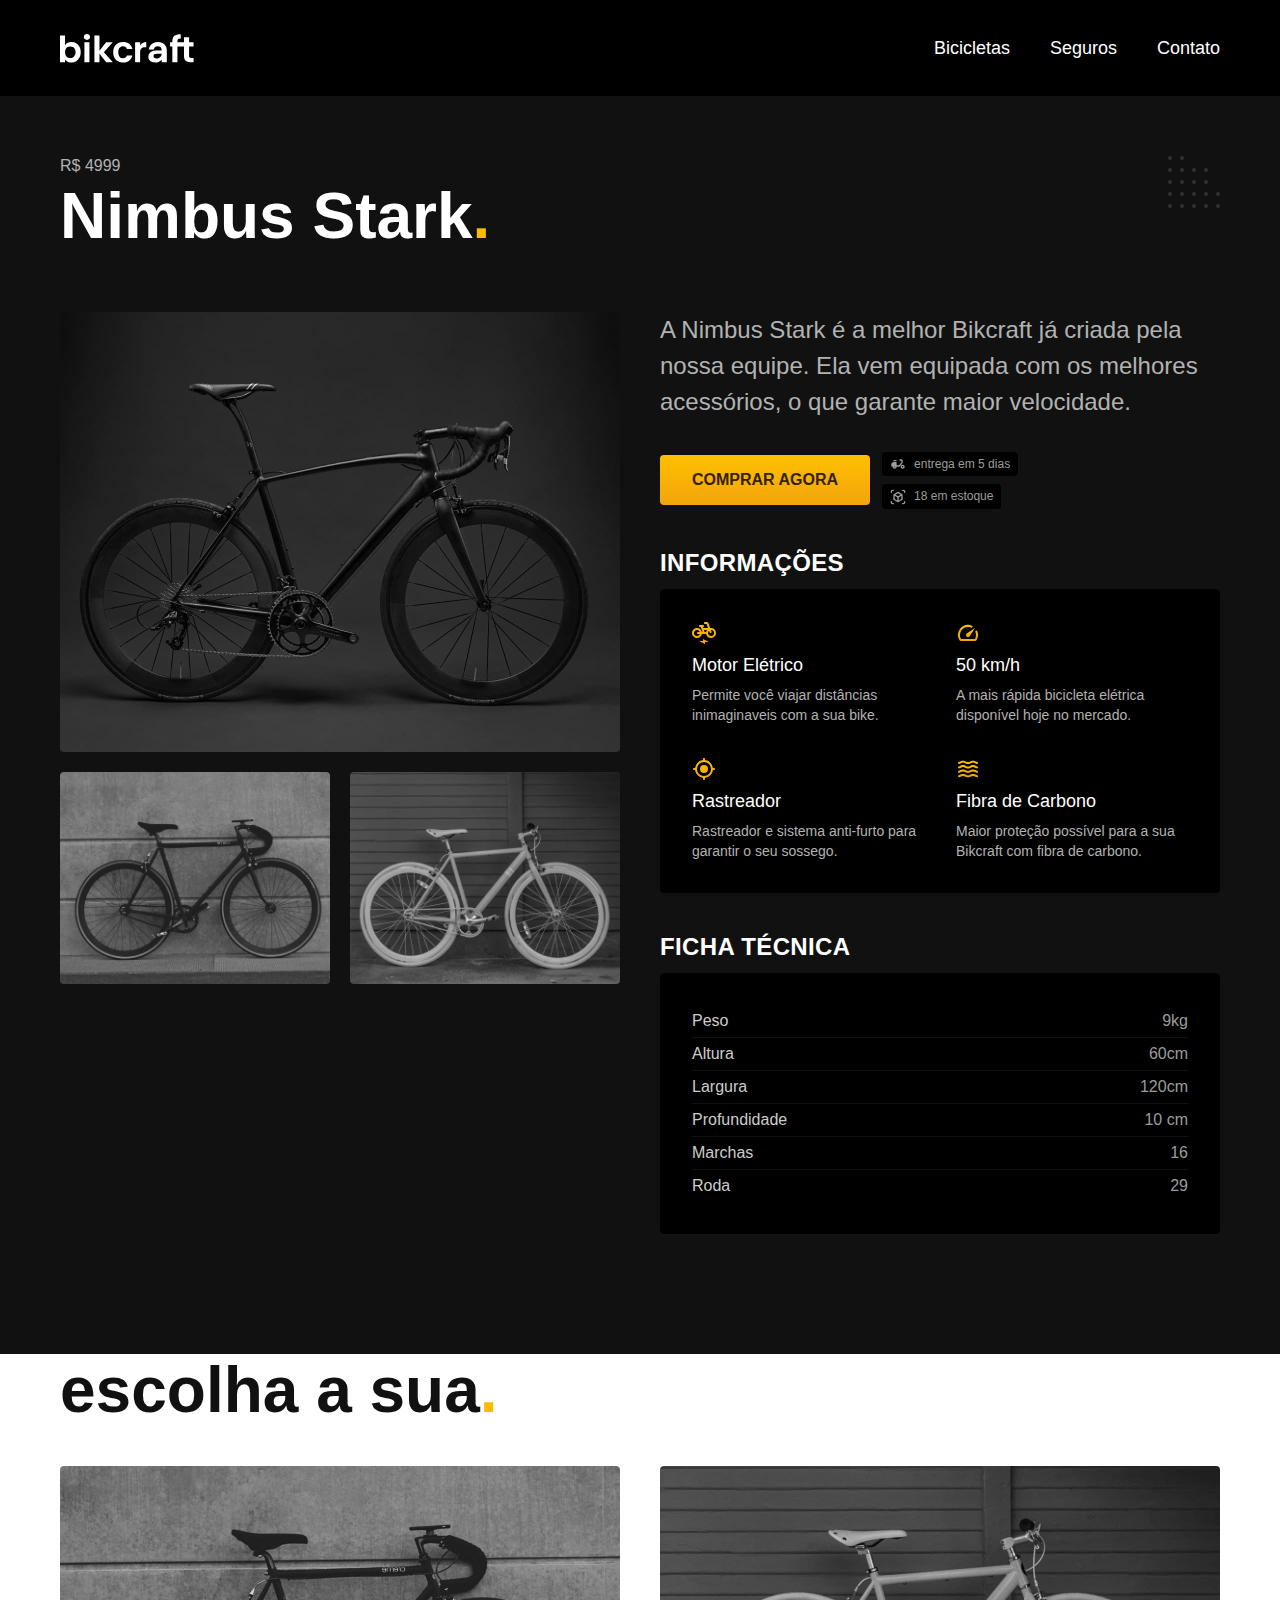
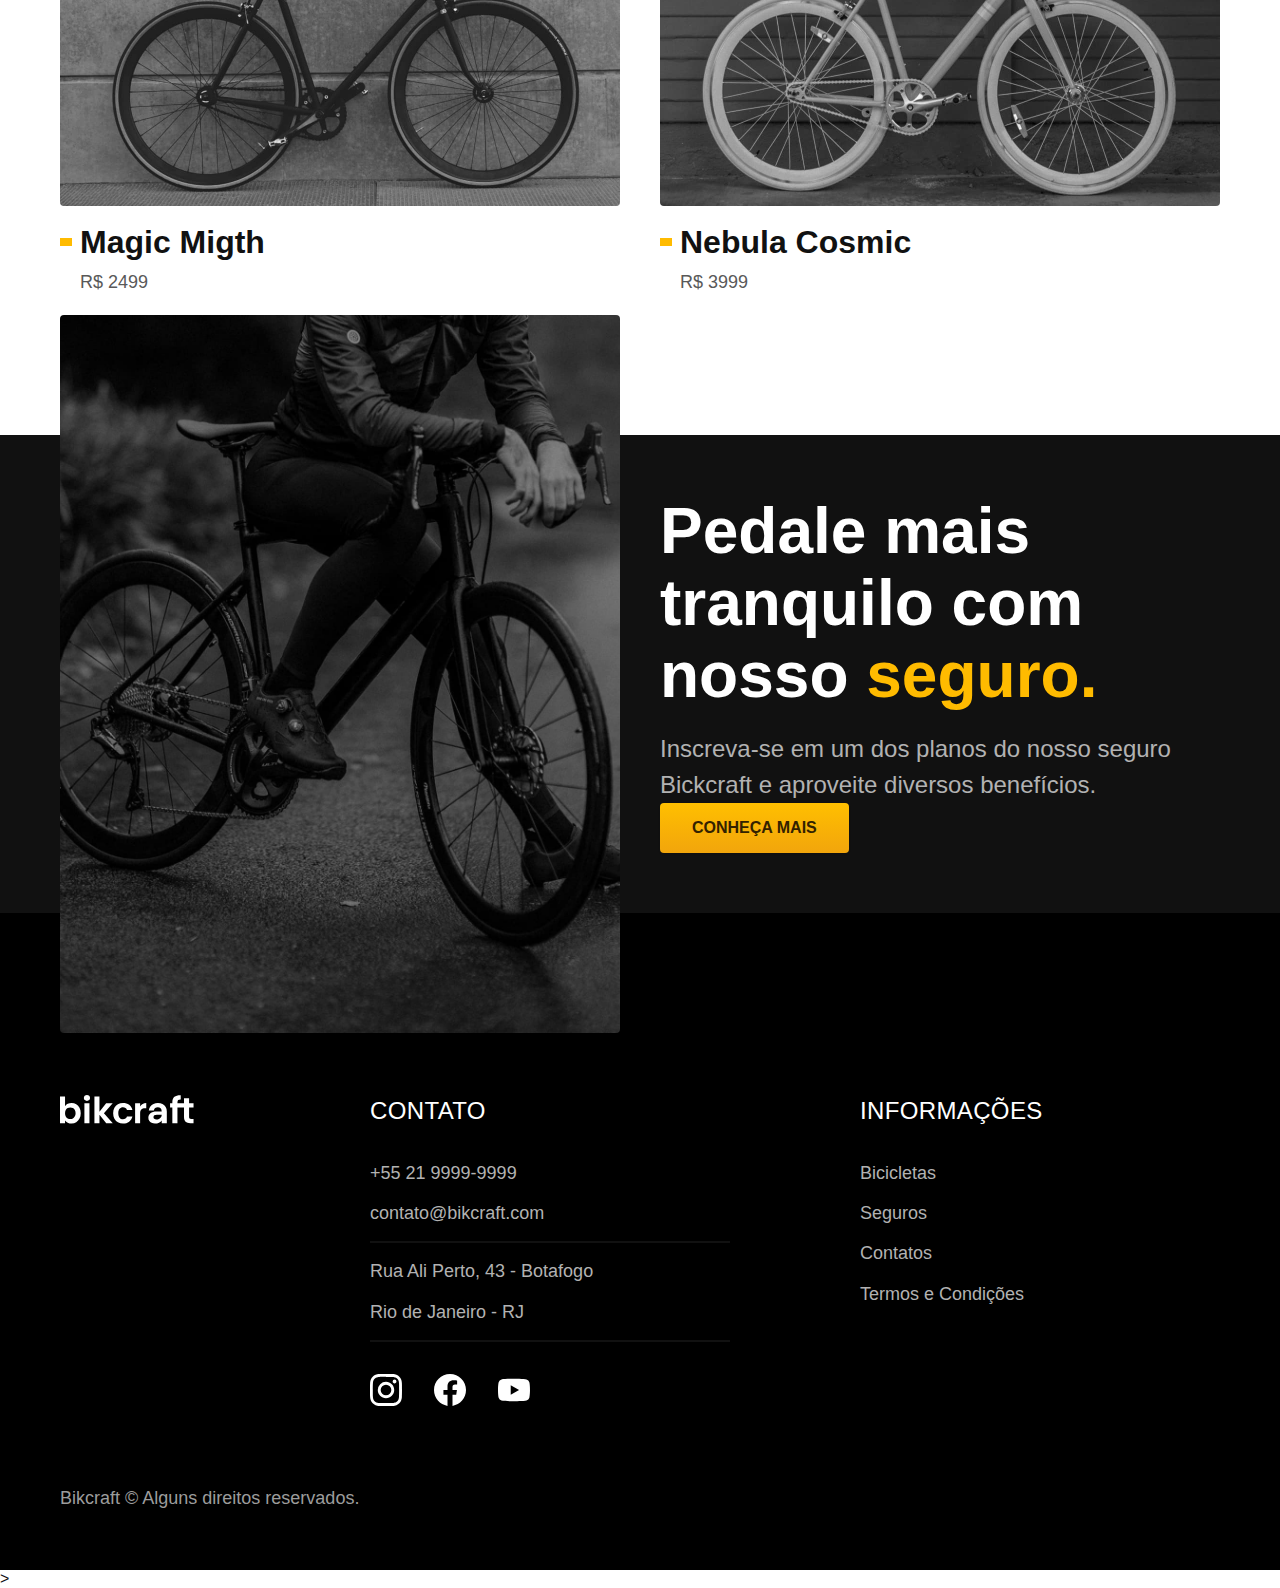
<file: bicicletas/nimbus.html>
<!DOCTYPE html>
<html lang="pt-br">

<head>
  <meta charset="UTF-8">
  <meta http-equiv="X-UA-Compatible" content="IE=edge">
  <meta name="viewport" content="width=device-width, initial-scale=1.0">
  <title>Nimbus | Bikcraft</title>
  <meta name="description" content="Termos e condições.">
  <link rel="icon" type="img/png" href="../img/favicon.png">
  <link rel="stylesheet" href="../css/style.css">
  <script>document.documentElement.classList.add('js');</script>
</head>

<body id="bicicleta">
  <header class="header-bg">
    <div class="header container">
      <a href="../">
        <img src="../img/bikcraft.svg" alt="Bikcraft">
      </a>

      <nav aria-label="primaria">
        <ul class="header-menu font-1-m cor-0">
          <li><a href="../bicicletas.html">Bicicletas</a></li>
          <li><a href="../seguros.html">Seguros</a></li>
          <li><a href="../contato.html">Contato</a></li>
        </ul>
      </nav>
    </div>
  </header>

  <main class="titulo-bg">
    <div>
      <div class="titulo container">
        <p class="font-2-xl cor-5">R$ 4999</p>
        <h1 class="font-1-xxl cor-0">Nimbus Stark<span class="cor-p1">.</span></h1>
      </div>
    </div>
    <div class="bicicleta container">
      <div class="bicicleta-imagens">
        <img src="../img/bicicleta/nimbus1.jpg" alt="Bicicleta 1">
        <img src="../img/bicicleta/nimbus2.jpg" alt="Bicicleta 2">
        <img src="../img/bicicleta/nimbus3.jpg" alt="Bicicleta 3">
      </div>
      <div class="bicicleta-conteudo">
        <p class="font-2-l cor-5">A Nimbus Stark é a melhor Bikcraft já criada pela nossa equipe. Ela vem equipada com os melhores acessórios, o que garante maior velocidade.</p>
        <div class="bicicleta-comprar">
          <a class="botao" href="../orcamento.html?tipo=bikcraft&produto=nimbus">Comprar Agora</a>
          <span class="font-1-xs cor-6"><img src="../img/icones/entrega.svg" alt=""> entrega em 5 dias</span>
          <span class="font-1-xs cor-6"><img src="../img/icones/estoque.svg" alt=""> 18 em estoque</span>
        </div>

        <h2 class="font1-xs cor-0">Informações</h2>
        <ul class="bicicleta-informacoes">
          <li>
            <img src="../img/icones/eletrica.svg" alt="">
            <h3 class="font-1-m cor-0">Motor Elétrico</h3>
            <p class="font-2-xs cor-5">Permite você viajar distâncias inimaginaveis com a sua bike.</p>
          </li>
          <li>
            <img src="../img/icones/velocidade.svg" alt="">
            <h3 class="font-1-m cor-0">50 km/h</h3>
            <p class="font-2-xs cor-5">A mais rápida bicicleta elétrica disponível hoje no mercado.</p>
          </li>
          <li>
            <img src="../img/icones/rastreador.svg" alt="">
            <h3 class="font-1-m cor-0">Rastreador</h3>
            <p class="font-2-xs cor-5">Rastreador e sistema anti-furto para garantir o seu sossego.</p>
          </li>
          <li>
            <img src="../img/icones/carbono.svg" alt="">
            <h3 class="font-1-m cor-0">Fibra de Carbono</h3>
            <p class="font-2-xs cor-5">Maior proteção possível para a sua Bikcraft com fibra de carbono.</p>
          </li>
        </ul>
        <h2 class="font1-xs cor-0">Ficha Técnica</h2>
        <ul class="bicicleta-ficha font-2-s cor-4">
          <li>Peso <span>9kg</span></li>
          <li>Altura <span>60cm</span></li>
          <li>Largura <span>120cm</span></li>
          <li>Profundidade <span>10 cm</span></li>
          <li>Marchas <span>16</span></li>
          <li>Roda <span>29</span></li>
        </ul>
      </div>
    </div>
  </main>

  <article class="bicicletas-lista container">
    <h2 class="font-1-xxl">escolha a sua<span class="cor-p1">.</span></h2>
    <ul>
      <li>
        <a href="./magic.html">
          <img src="../img/bicicletas/magic.jpg" alt="bicicleta Preta">
          <h3 class="font-1-xl">Magic Migth</h3>
          <span class="font-2-m cor-8">R$ 2499</span>
        </a>
      </li>
      <li>
        <a href="./nebula.html">
          <img src="../img/bicicletas/nebula.jpg" alt="bicicleta Preta">
          <h3 class="font-1-xl">Nebula Cosmic</h3>
          <span class="font-2-m cor-8">R$ 3999</span>
        </a>
      </li>
    </ul>
  </article>

  <article class="seguro-bg">
    <div class="seguro container">
      <div class="seguro-imagem">
        <img src="../img/fotos/seguros.jpg" alt="Pessoa parada em cima de uma bicicleta.">
      </div>
      <div class="seguro-conteudo">
        <h2 class="font-1-xxl cor-0">Pedale mais tranquilo com nosso <span class="cor-p1">seguro.</span></h2>
        <p class="font-2-l cor-5">Inscreva-se em um dos planos do nosso seguro Bickcraft e aproveite diversos benefícios.</p>
        <a class="botao" href="../seguros.html">Conheça Mais</a>
      </div>

    </div>
  </article>


  <footer class="footer-bg">
    <div class="footer container">
      <img src="../img/bikcraft.svg" alt="Bikcraft">
      <div class="footer-contato">
        <h3 class="font-2-l-b cor-0">Contato</h3>
        <ul class="font-2-m cor-5">
          <li><a href="tel:+552199999999">+55 21 9999-9999</a></li>
          <li><a href="mailto:contato@bikcraft.com">contato@bikcraft.com</a></li>
          <li>Rua Ali Perto, 43 - Botafogo</li>
          <li>Rio de Janeiro - RJ</li>
        </ul>
        <div class="footer-redes">
          <a href="../">
            <img src="../img/redes/instagram.svg" alt="Instagram">
          </a>
          <a href="../">
            <img src="../img/redes/facebook.svg" alt="Facebook">
          </a>
          <a href="../">
            <img src="../img/redes/youtube.svg" alt="Youtube">
          </a>
        </div>
      </div>
      <div class="footer-informacoes">
        <h3 class="font-2-l-b cor-0">Informações</h3>
        <nav>
          <ul class="font-1-m cor-5">
            <li><a href="../bicicletas.html">Bicicletas</a></li>
            <li><a href="../seguros.html">Seguros</a></li>
            <li><a href="../contato.html">Contatos</a></li>
            <li><a href="../termos.html">Termos e Condições</a></li>
          </ul>
        </nav>
      </div>
      <p class="footer-copy font-2-m cor-6">Bikcraft © Alguns direitos reservados.</p>
    </div>
  </footer>
  <script src="../js/script.js"></script>
</body>>

</html>
</file>
<file: css/style.css>
@import "./global/global.css";
@import "./utilidades/tipografia.css";
@import "./utilidades/cores.css";
@import "./utilidades/animacao.css";

@import "./global/header.css";
@import "./global/footer.css";

/* Utilidades */
@import "./utilidades/componentes.css";
@import "./utilidades/formulario.css";

/* Home */
@import "./home/introducao.css";
@import "./home/tecnologia.css";
@import "./home/parceiros.css";
@import "./home/depoimento.css";

/* Bicicletas */
@import "./bicicletas/bicicletas-lista.css";
@import "./bicicletas/bicicletas.css";

/* Bicicleta */
@import "./bicicleta/bicicleta.css";
@import "./bicicleta/seguro.css";

/* Seguros */
@import "./seguros/seguros.css";
@import "./seguros/vantagens.css";
@import "./seguros/perguntas.css";

/* Contato */
@import "./contato/contato.css";
@import "./contato/lojas.css";

/* Orçamento */
@import "./orcamento/orcamento.css";

/* Termos */
@import "./termos/termos.css";
</file>
